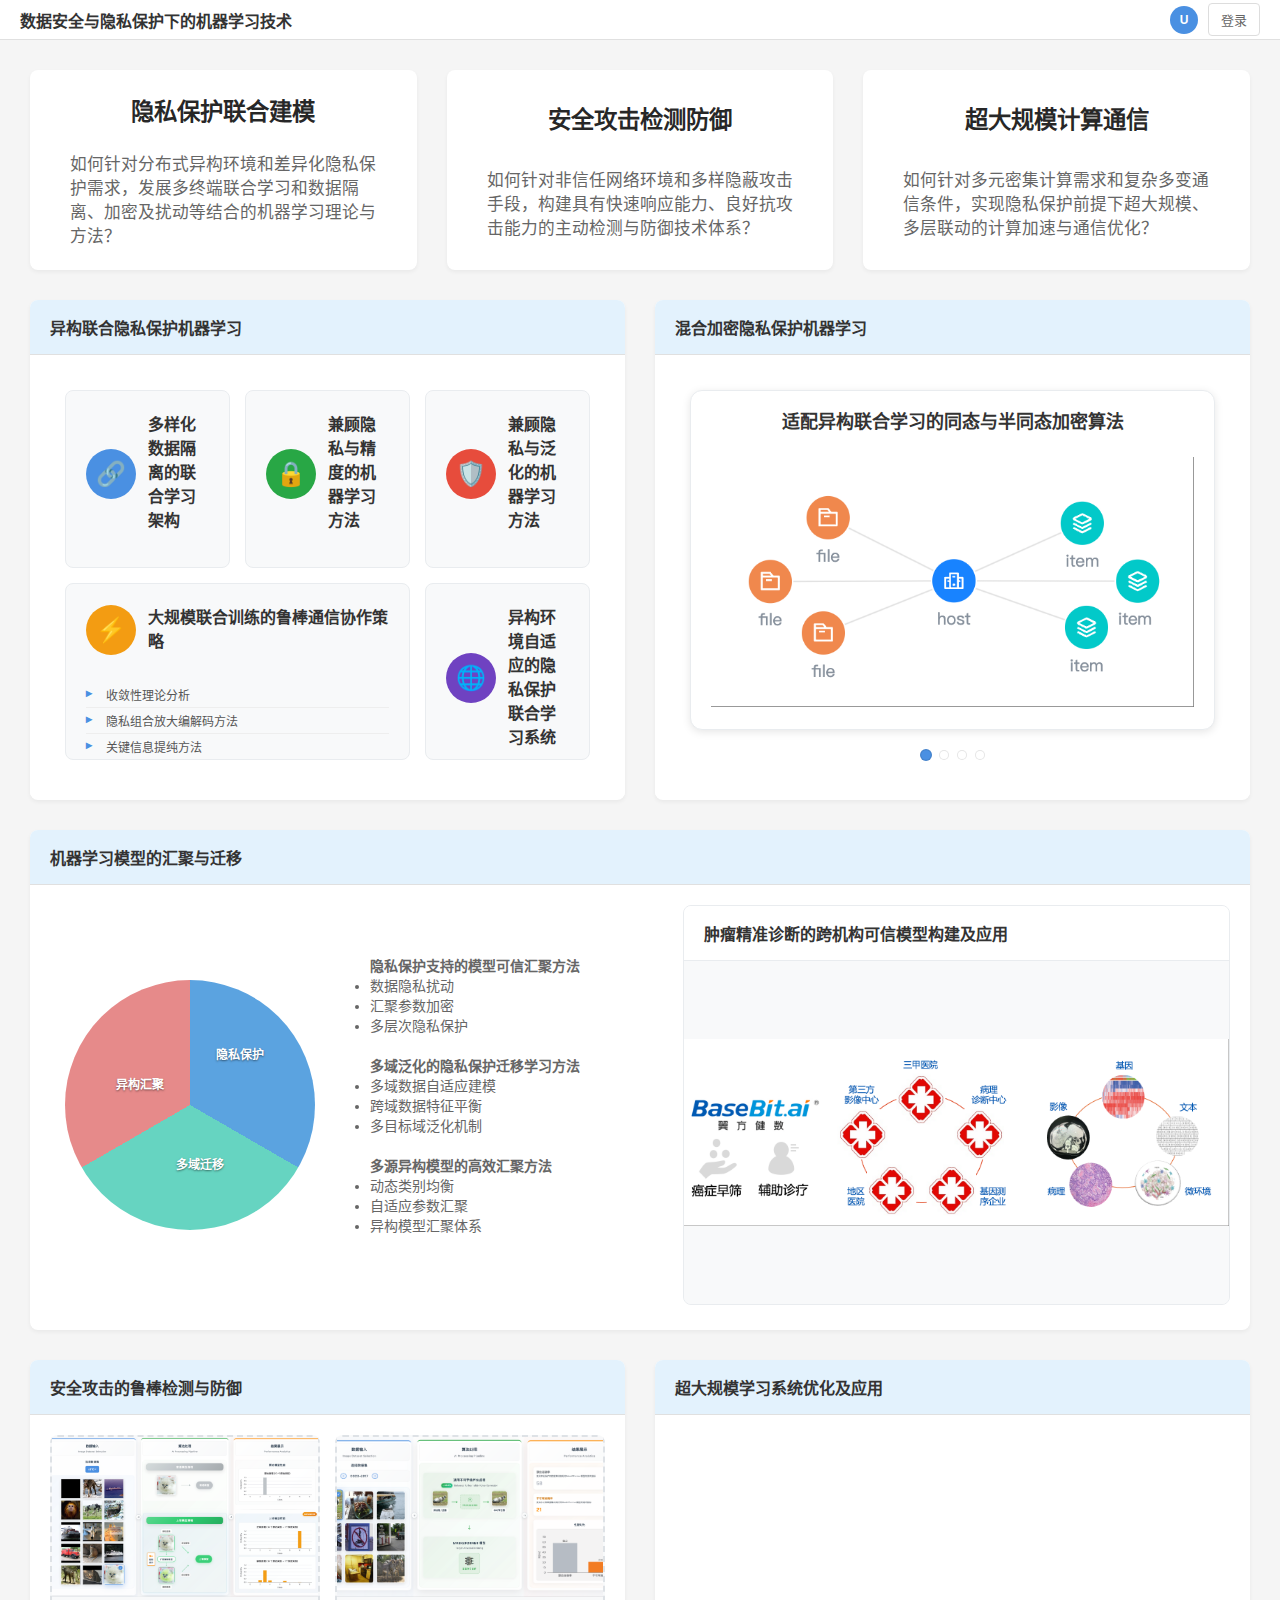
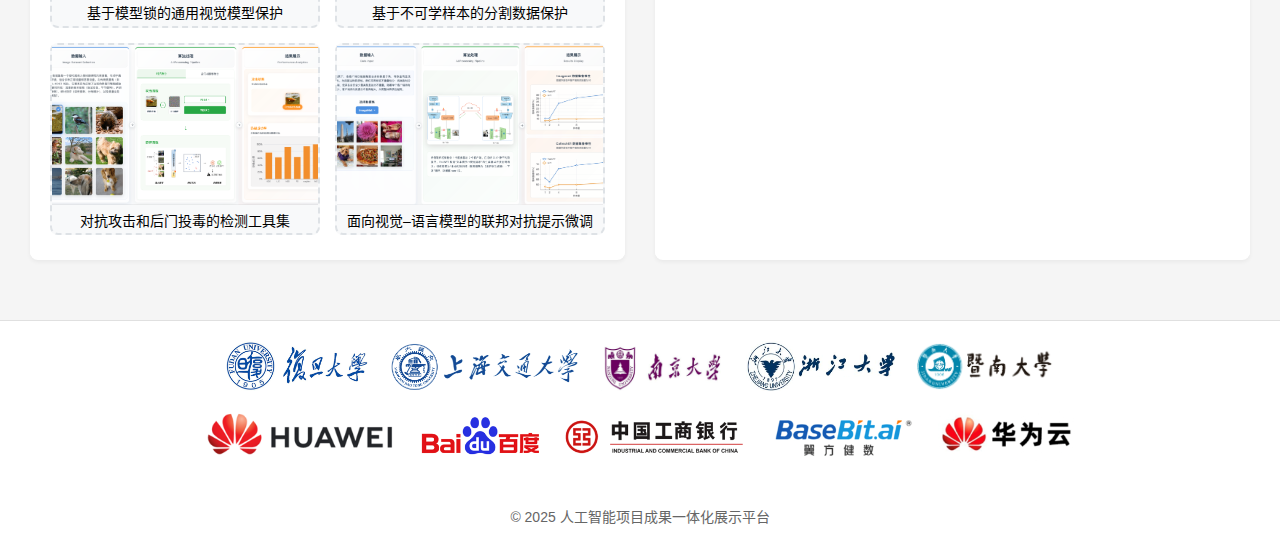
<file: index.html>
<!DOCTYPE html>
<html lang="zh-CN">
  <head>
    <meta charset="UTF-8" />
    <meta name="viewport" content="width=device-width, initial-scale=1.0" />
    <title>数据安全与隐私保护下的机器学习技术</title>
    <link rel="stylesheet" href="styles.css" />
  </head>
  <body>
    <!-- Header -->
    <header class="header">
      <div class="page-title">数据安全与隐私保护下的机器学习技术</div>
      <div class="user-section">
        <div class="user-avatar">U</div>
        <button class="login-btn" onclick="toggleDropdown()">登录</button>
        <div class="dropdown-menu" id="dropdownMenu">
          <div class="dropdown-item" onclick="logout()">退出登录</div>
        </div>
      </div>
    </header>

    <!-- Main Content -->
    <main class="main-content">
      <!-- Row 1: Three simple cards -->
      <div class="card-row">
        <div class="card">
          <div class="card-simple">
            <h3>隐私保护联合建模</h3>
            <small
              >如何针对分布式异构环境和差异化隐私保护需求，发展多终端联合学习和数据隔离、加密及扰动等结合的机器学习理论与方法？</small
            >
          </div>
        </div>
        <div class="card">
          <div class="card-simple">
            <h3>安全攻击检测防御</h3>
            <small
              >如何针对非信任网络环境和多样隐蔽攻击手段，构建具有快速响应能力、良好抗攻击能力的主动检测与防御技术体系？</small
            >
          </div>
        </div>
        <div class="card">
          <div class="card-simple">
            <h3>超大规模计算通信</h3>
            <small
              >如何针对多元密集计算需求和复杂多变通信条件，实现隐私保护前提下超大规模、多层联动的计算加速与通信优化？</small
            >
          </div>
        </div>
      </div>

      <!-- Row 2: Two cards with headers -->
      <div class="card-row">
        <div class="card card-with-header">
          <div class="card-header">
            <div class="card-title">异构联合隐私保护机器学习</div>
          </div>
          <div class="card-content">
            <div class="content-grid-container">
              <div class="content-card content-card-1" onclick="onContentCardClick('federated')">
                <div class="content-card-header">
                  <div class="content-card-icon" style="background-color: #4a90e2">
                    <span>🔗</span>
                  </div>
                  <div>
                    <div class="content-card-title">多样化数据隔离的联合学习架构</div>
                  </div>
                </div>
                <div class="content-card-body">
                  <ul class="content-card-features">
                    <li>混合式数据隔离方法</li>
                    <li>模型分块部署方法</li>
                    <li>分块训练优化方法</li>
                  </ul>
                  <div class="content-card-metrics">
                    <div class="metric-item">
                      <span class="metric-value">95%</span>
                      <div class="metric-label">准确率</div>
                    </div>
                    <div class="metric-item">
                      <span class="metric-value">8</span>
                      <div class="metric-label">参与节点</div>
                    </div>
                  </div>
                </div>
              </div>

              <div class="content-card content-card-2" onclick="onContentCardClick('privacy')">
                <div class="content-card-header">
                  <div class="content-card-icon" style="background-color: #28a745">
                    <span>🔒</span>
                  </div>
                  <div>
                    <div class="content-card-title">兼顾隐私与精度的机器学习方法</div>
                  </div>
                </div>
                <div class="content-card-body">
                  <ul class="content-card-features">
                    <li>动态隐私分配的梯度下降方法</li>
                    <li>总体-细节两流处理方法</li>
                    <li>面向隐私保护的对抗训练方法</li>
                  </ul>
                  <div class="content-card-metrics">
                    <div class="metric-item">
                      <span class="metric-value">0.1</span>
                      <div class="metric-label">隐私参数ε</div>
                    </div>
                    <div class="metric-item">
                      <span class="metric-value">99%</span>
                      <div class="metric-label">隐私保护</div>
                    </div>
                  </div>
                </div>
              </div>

              <div class="content-card content-card-3" onclick="onContentCardClick('encryption')">
                <div class="content-card-header">
                  <div class="content-card-icon" style="background-color: #e74c3c">
                    <span>🛡️</span>
                  </div>
                  <div>
                    <div class="content-card-title">兼顾隐私与泛化的机器学习方法</div>
                  </div>
                </div>
                <div class="content-card-body">
                  <ul class="content-card-features">
                    <li>源数据隔离的迁移学习方法</li>
                    <li>隐私回放的增量学习方法</li>
                    <li>多源数据同态加密的自监督学习方法</li>
                  </ul>
                  <div class="content-card-metrics">
                    <div class="metric-item">
                      <span class="metric-value">2048</span>
                      <div class="metric-label">密钥长度</div>
                    </div>
                    <div class="metric-item">
                      <span class="metric-value">128</span>
                      <div class="metric-label">安全等级</div>
                    </div>
                  </div>
                </div>
              </div>

              <div class="content-card content-card-4" onclick="onContentCardClick('optimization')">
                <div class="content-card-header">
                  <div class="content-card-icon" style="background-color: #f39c12">
                    <span>⚡</span>
                  </div>
                  <div>
                    <div class="content-card-title">大规模联合训练的鲁棒通信协作策略</div>
                  </div>
                </div>
                <div class="content-card-body">
                  <ul class="content-card-features">
                    <li>收敛性理论分析</li>
                    <li>隐私组合放大编解码方法</li>
                    <li>关键信息提纯方法</li>
                  </ul>
                  <div class="content-card-metrics">
                    <div class="metric-item">
                      <span class="metric-value">10x</span>
                      <div class="metric-label">训练加速</div>
                    </div>
                    <div class="metric-item">
                      <span class="metric-value">80%</span>
                      <div class="metric-label">通信减少</div>
                    </div>
                    <div class="metric-item">
                      <span class="metric-value">95%</span>
                      <div class="metric-label">模型精度</div>
                    </div>
                  </div>
                </div>
              </div>

              <div class="content-card content-card-5" onclick="onContentCardClick('platform')">
                <div class="content-card-header">
                  <div class="content-card-icon" style="background-color: #6f42c1">
                    <span>🌐</span>
                  </div>
                  <div>
                    <div class="content-card-title">异构环境自适应的隐私保护联合学习系统</div>
                  </div>
                </div>
                <div class="content-card-body">
                  <ul class="content-card-features">
                    <li>异构环境隐私风险评估</li>
                    <li>联合训练效率评估</li>
                    <li>推断精度评估</li>
                  </ul>
                  <div class="content-card-metrics">
                    <div class="metric-item">
                      <span class="metric-value">50+</span>
                      <div class="metric-label">部署节点</div>
                    </div>
                    <div class="metric-item">
                      <span class="metric-value">24/7</span>
                      <div class="metric-label">运行监控</div>
                    </div>
                  </div>
                </div>
              </div>
            </div>
          </div>
        </div>
        <div class="card card-with-header">
          <div class="card-header">
            <div class="card-title">混合加密隐私保护机器学习</div>
          </div>
          <div class="card-content">
            <div class="carousel-container">
              <div class="carousel-content">
                <div class="carousel-page active">
                  <div class="carousel-card">
                    <div class="carousel-card-title">适配异构联合学习的同态与半同态加密算法</div>
                    <div class="carousel-card-image-placeholder">
                      <img src="images/graph1.png" alt="Graph 1" />
                    </div>
                  </div>
                </div>

                <div class="carousel-page">
                  <div class="carousel-card">
                    <div class="carousel-card-title">面向异质融合数据的加密机器学习理论与技术</div>
                    <div class="carousel-card-image-placeholder">
                      <img src="images/graph2.png" alt="Graph 2" />
                    </div>
                  </div>
                </div>
                <div class="carousel-page">
                  <div class="carousel-card">
                    <div class="carousel-card-title">
                      应对海量噪声数据的高效同态加密与机器学习方法
                    </div>
                    <div class="carousel-card-image-placeholder">
                      <img src="images/graph3.png" alt="Graph 3" />
                    </div>
                  </div>
                </div>
                <div class="carousel-page">
                  <div class="carousel-card">
                    <div class="carousel-card-title">软硬件协同的高效异构同态加密库构建</div>
                    <div class="carousel-card-image-placeholder">
                      <img src="images/graph4.png" alt="Graph 4" />
                    </div>
                  </div>
                </div>
              </div>

              <div class="carousel-indicators">
                <div class="carousel-indicator active" onclick="goToPage(0)"></div>
                <div class="carousel-indicator" onclick="goToPage(1)"></div>
                <div class="carousel-indicator" onclick="goToPage(2)"></div>
                <div class="carousel-indicator" onclick="goToPage(3)"></div>
              </div>
            </div>
          </div>
        </div>
      </div>

      <!-- Row 3: Single full-width card -->
      <div class="card-row">
        <div class="card single-card">
          <div class="card-header">
            <div class="card-title">机器学习模型的汇聚与迁移</div>
          </div>
          <div class="card-content-split">
            <div class="pie-chart-container">
              <div class="pie-chart">
                <div
                  class="pie-segment pie-segment-1"
                  onclick="showPieContent('federated')"
                  title="联邦学习模型"
                >
                  <div class="pie-segment-text">隐私保护</div>
                </div>
                <div
                  class="pie-segment pie-segment-2"
                  onclick="showPieContent('transfer')"
                  title="迁移学习模型"
                >
                  <div class="pie-segment-text">多域迁移</div>
                </div>
                <div
                  class="pie-segment pie-segment-3"
                  onclick="showPieContent('ensemble')"
                  title="集成学习模型"
                >
                  <div class="pie-segment-text">异构汇聚</div>
                </div>
              </div>
            </div>
            <div class="content-area">
              <div id="federated-content" class="content-details">
                <h4>隐私保护支持的模型可信汇聚方法</h4>
                <ul>
                  <li>数据隐私扰动</li>
                  <li>汇聚参数加密</li>
                  <li>多层次隐私保护</li>
                </ul>
              </div>

              <div id="transfer-content" class="content-details">
                <h4>多域泛化的隐私保护迁移学习方法</h4>
                <ul>
                  <li>多域数据自适应建模</li>
                  <li>跨域数据特征平衡</li>
                  <li>多目标域泛化机制</li>
                </ul>
              </div>

              <div id="ensemble-content" class="content-details">
                <h4>多源异构模型的高效汇聚方法</h4>
                <ul>
                  <li>动态类别均衡</li>
                  <li>自适应参数汇聚</li>
                  <li>异构模型汇聚体系</li>
                </ul>
              </div>
            </div>
            <div class="static-content-area">
              <div class="static-content-header">
                <h3 class="static-content-title">肿瘤精准诊断的跨机构可信模型构建及应用</h3>
              </div>
              <div class="static-content-image">
                <img src="images/topic3.png" alt="Topic 3" />
              </div>
            </div>
          </div>
        </div>
      </div>

      <!-- Row 4: Two cards with headers -->
      <div class="card-row">
        <div class="card card-with-header">
          <div class="card-header">
            <div class="card-title">安全攻击的鲁棒检测与防御</div>
          </div>
          <div class="card-content">
            <div class="security-grid">
              <a href="topic4-1.html" class="security-placeholder" target="_self">
                <figure class="topic4-figure topic4-1"></figure>
                <span class="topic4-achivement-title">基于模型锁的通用视觉模型保护</span>
              </a>
              <a href="topic4-2.html" class="security-placeholder" target="_self">
                <figure class="topic4-figure topic4-2"></figure>
                <span class="topic4-achivement-title">基于不可学样本的分割数据保护</span>
              </a>
              <a href="topic4-3.html" class="security-placeholder" target="_self">
                <figure class="topic4-figure topic4-3"></figure>
                <span class="topic4-achivement-title">对抗攻击和后门投毒的检测工具集</span>
              </a>
              <a href="topic4-4.html" class="security-placeholder" target="_self">
                <figure class="topic4-figure topic4-4"></figure>
                <span class="topic4-achivement-title">面向视觉–语言模型的联邦对抗提示微调</span>
              </a>
            </div>
          </div>
        </div>
        <div class="card card-with-header">
          <div class="card-header">
            <div class="card-title">超大规模学习系统优化及应用</div>
          </div>
          <div class="card-content"></div>
        </div>
      </div>
    </main>

    <!-- Footer -->
    <footer class="footer">
      <div class="footer-logos">
        <img src="images/fudan-logo.png" alt="Fudan University" />
        <img src="images/shangjiao-logo.png" alt="Shanhai Jiaotong University" />
        <img src="images/nanda-logo.png" alt="Nanjing University" />
        <img src="images/zheda-logo.png" alt="Zhejiang University" />
        <img src="images/jinandaxue-logo.png" alt="Jinan University" />
        <img src="images/huawei-logo.png" alt="Huawei" />
        <img src="images/baidu-logo.png" alt="Baidu" />
        <img src="images/icbc-logo.png" alt="ICBC" />
        <img src="images/yifangjianshu-logo.png" alt="Yifang Jianshu" />
        <img src="images/huawei-cloud-logo.png" alt="Huawei Cloud" />
      </div>
      <div class="footer-text">© 2025 人工智能项目成果一体化展示平台</div>
    </footer>

    <script src="home.js"></script>
  </body>
</html>
</file>
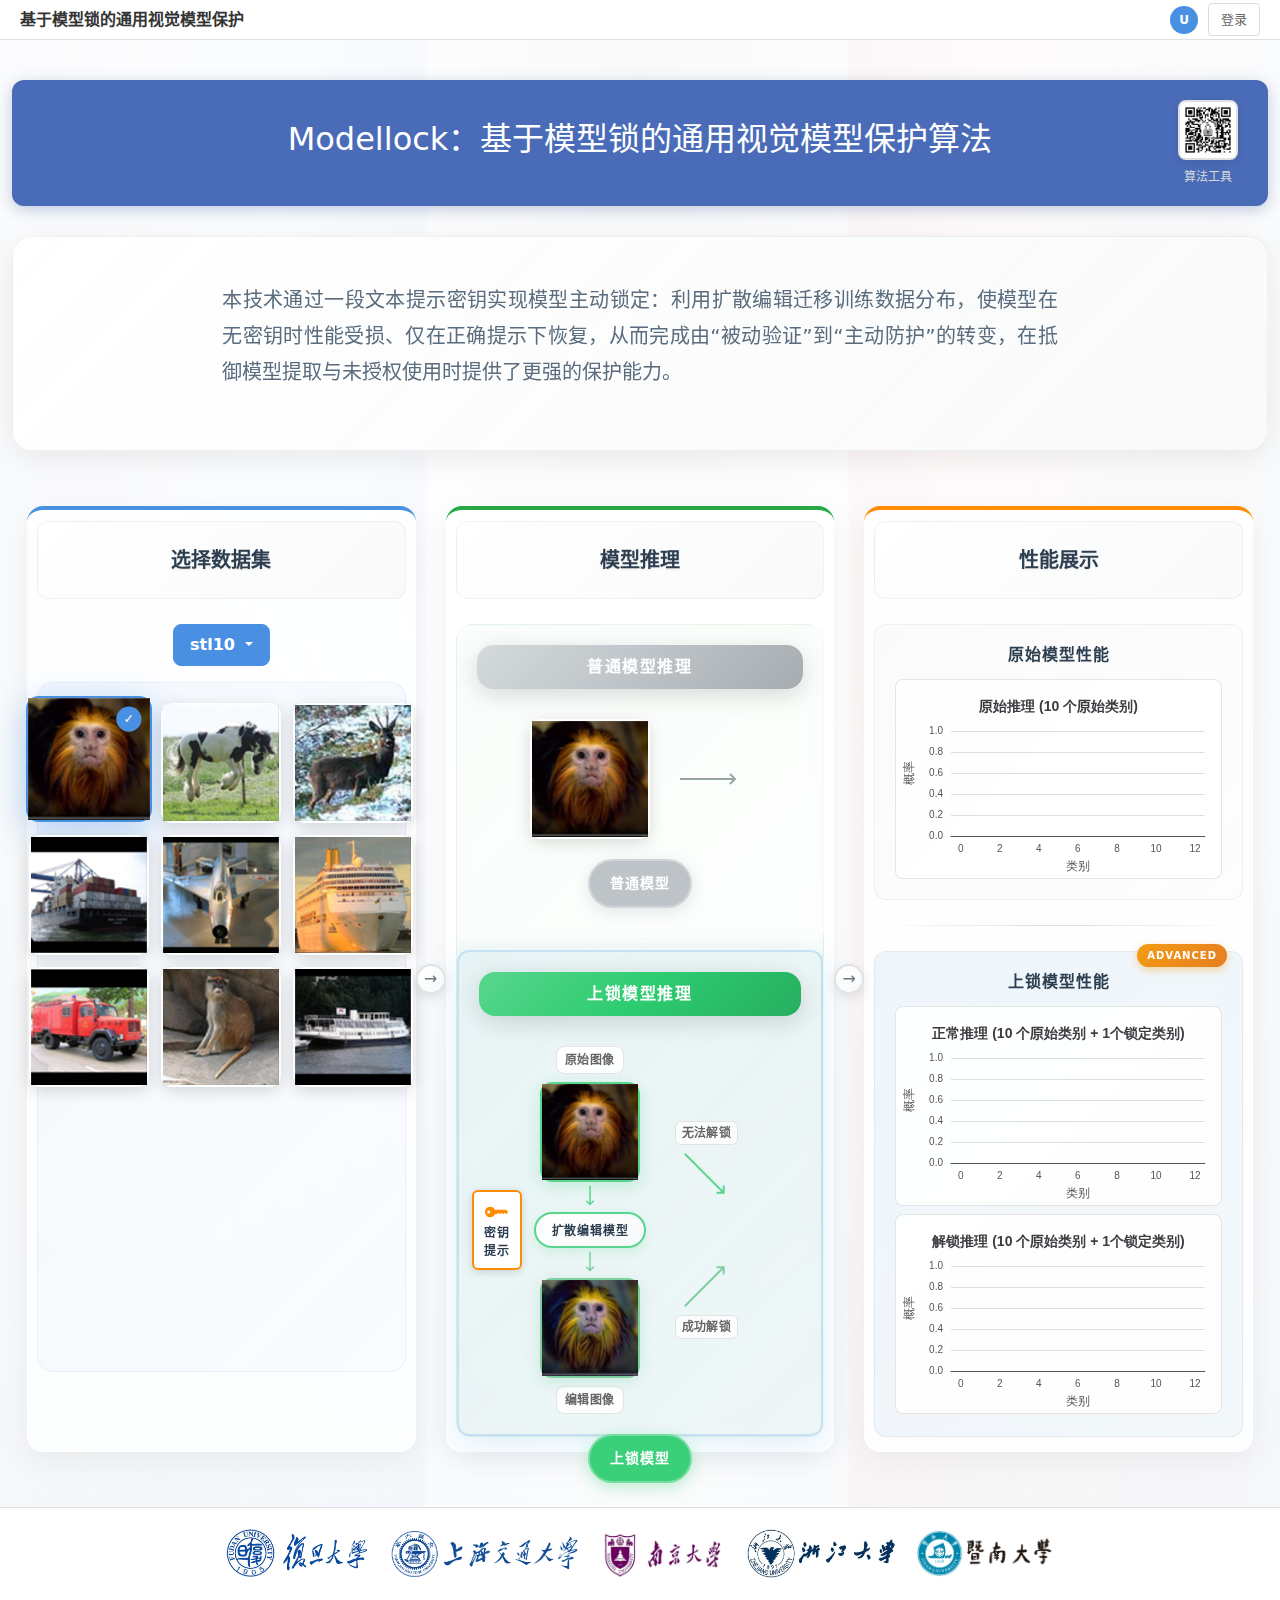
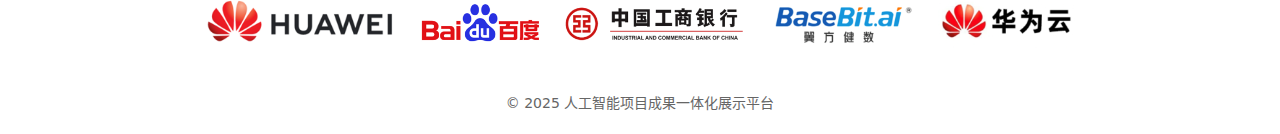
<file: topic4-1.html>
<!DOCTYPE html>
<html lang="zh-CN">
  <head>
    <meta charset="UTF-8" />
    <meta name="viewport" content="width=device-width, initial-scale=1.0" />
    <title>基于模型锁的通用视觉模型保护</title>
    <link
      href="https://cdn.jsdelivr.net/npm/bootstrap@5.3.0/dist/css/bootstrap.min.css"
      rel="stylesheet"
    />
    <link rel="stylesheet" href="topic4-1.css" />
  </head>
  <body>
    <!-- Header -->
    <header class="header">
      <div class="page-title">基于模型锁的通用视觉模型保护</div>
      <div class="user-section">
        <div class="user-avatar">U</div>
        <button class="login-btn" onclick="toggleDropdown()">登录</button>
        <div class="dropdown-menu" id="dropdownMenu">
          <div class="dropdown-item" onclick="logout()">退出登录</div>
        </div>
      </div>
    </header>

    <!-- Main Content -->
    <main class="main-content">
      <div class="container-fluid">
        <div class="intro-title d-flex justify-content-between align-items-center">
          <div class="d-flex gap-2" style="width: 15%"></div>
          <h2>Modellock：基于模型锁的通用视觉模型保护算法</h2>
          <div class="qr-logos-row" style="width: 15%">
            <div class="qr-code-section">
              <div class="qr-code-container link" onclick="openLink('https://arxiv.org/pdf/2405.16285')">
                <img src="images/topic4/achievement1/modellock_paper_qrcode.png" alt="UnSeg QR Code" />
              </div>
              <div class="qr-code-label">算法工具</div>
            </div>
          </div>
        </div>
        <!-- Introduction Section -->
        <div class="introduction-section d-flex justify-content-center">
          <div class="intro-text-container w-75">
            <p class="intro-description">
              本技术通过一段文本提示密钥实现模型主动锁定：利用扩散编辑迁移训练数据分布，使模型在无密钥时性能受损、仅在正确提示下恢复，从而完成由“被动验证”到“主动防护”的转变，在抵御模型提取与未授权使用时提供了更强的保护能力。
            </p>
          </div>
        </div>

        <div class="row main-columns">
          <div class="col-md-4 main-column">
            <!-- Left Column Content -->
            <div class="column-header">
              <div class="column-title">选择数据集</div>
            </div>
            <div class="dataset-selector mb-3">
              <div class="dropdown mt-2">
                <button
                  class="btn btn-primary dropdown-toggle"
                  type="button"
                  id="datasetDropdown"
                  data-bs-toggle="dropdown"
                  aria-expanded="false"
                >
                  stl10
                </button>
                <ul class="dropdown-menu" aria-labelledby="datasetDropdown">
                  <li>
                    <div class="dropdown-item" onclick="selectDataset('stl10')"> stl10 </div>
                  </li>
                  <li>
                    <div class="dropdown-item" onclick="selectDataset('cars')"> cars </div>
                  </li>
                </ul>
              </div>
            </div>
            <div class="image-grid">
              <div class="image-item" onclick="selectImage(0)">
                <img />
              </div>
              <div class="image-item" onclick="selectImage(1)">
                <img />
              </div>
              <div class="image-item" onclick="selectImage(2)">
                <img />
              </div>
              <div class="image-item" onclick="selectImage(3)">
                <img />
              </div>
              <div class="image-item" onclick="selectImage(4)">
                <img />
              </div>
              <div class="image-item" onclick="selectImage(5)">
                <img />
              </div>
              <div class="image-item" onclick="selectImage(6)">
                <img />
              </div>
              <div class="image-item" onclick="selectImage(7)">
                <img />
              </div>
              <div class="image-item" onclick="selectImage(8)">
                <img />
              </div>
            </div>
          </div>
          <div class="col-md-4 main-column d-flex flex-column">
            <!-- Middle Column Content -->
            <div class="column-header">
              <div class="column-title">模型推理</div>
            </div>
            <div class="pipeline-container">
              <div class="pipeline-section">
                <div id="normalTrainingLabel" class="pipeline-label w-100">
                  <span>普通模型推理</span>
                </div>
                <div class="pipeline-content">
                  <div class="pipeline-image">
                    <img id="normalTrainingImage" />
                  </div>
                  <div class="pipeline-arrow">
                    <svg width="80" height="40" viewBox="0 0 80 40">
                      <path
                        d="M 10 20 L 65 20 M 60 15 L 65 20 L 60 25"
                        stroke="#95a5a6"
                        stroke-width="2"
                        fill="none"
                      />
                    </svg>
                  </div>
                  <div class="pipeline-result">
                    <div class="result-box">普通模型</div>
                  </div>
                </div>
              </div>

              <div class="pipeline-section">
                <div id="lockTrainingLabel" class="pipeline-label w-100">
                  <span>上锁模型推理</span>
                </div>
                <div class="pipeline-content">
                  <div class="pipeline-images-dual">
                    <div class="pipeline-image-container">
                      <div class="input-label">原始图像</div>
                      <div class="pipeline-image small locked-input">
                        <img id="lockedTrainingImage1" />
                      </div>
                    </div>
                    <div class="pipeline-connection">
                      <div class="connection-arrow down">
                        <svg width="30" height="30" viewBox="0 0 30 40">
                          <path
                            d="M 15 5 L 15 30 M 10 25 L 15 30 L 20 25"
                            stroke="#58d68d"
                            stroke-width="2"
                            fill="none"
                          />
                        </svg>
                      </div>
                      <div class="connection-text position-relative">
                        <div class="image-overlay p-2">
                          <!-- Content can be added here later -->
                          <svg
                            xmlns="http://www.w3.org/2000/svg"
                            width="32"
                            height="32"
                            fill="currentColor"
                            class="bi bi-key-fill"
                            viewBox="0 0 16 16"
                            style="color: #ff8c00"
                          >
                            <path
                              d="M3.5 11.5a3.5 3.5 0 1 1 3.163-5H14L15.5 8 14 9.5l-1-1-1 1-1-1-1 1-1-1-1 1H6.663a3.5 3.5 0 0 1-3.163 2M2.5 9a1 1 0 1 0 0-2 1 1 0 0 0 0 2"
                            />
                          </svg>
                          <span class="text-center" style="font-size: 12px">密钥提示</span>
                        </div>
                        <span>扩散编辑模型</span>
                      </div>
                      <div class="connection-arrow down">
                        <svg width="30" height="30" viewBox="0 0 30 40">
                          <path
                            d="M 15 5 L 15 30 M 10 25 L 15 30 L 20 25"
                            stroke="#7dcea0"
                            stroke-width="2"
                            fill="none"
                          />
                        </svg>
                      </div>
                    </div>
                    <div class="pipeline-image-container">
                      <div class="pipeline-image small unlocked-input">
                        <img id="lockedTrainingImage2" />
                      </div>
                      <div class="input-label">编辑图像</div>
                    </div>
                  </div>
                  <div class="pipeline-arrows-dual">
                    <div class="pipeline-arrow locked-arrow">
                      <div class="arrow-label">无法解锁</div>
                      <svg
                        width="80"
                        height="40"
                        viewBox="0 0 80 40"
                        style="transform: rotate(45deg)"
                      >
                        <path
                          d="M 10 20 L 65 20 M 60 15 L 65 20 L 60 25"
                          stroke="#58d68d"
                          stroke-width="2"
                          fill="none"
                        />
                      </svg>
                    </div>
                    <div class="pipeline-arrow unlocked-arrow">
                      <svg
                        width="80"
                        height="40"
                        viewBox="0 0 80 40"
                        style="transform: rotate(-45deg)"
                      >
                        <path
                          d="M 10 20 L 65 20 M 60 15 L 65 20 L 60 25"
                          stroke="#7dcea0"
                          stroke-width="2"
                          fill="none"
                        />
                      </svg>
                      <div class="arrow-label">成功解锁</div>
                    </div>
                  </div>
                  <div class="pipeline-result">
                    <div class="result-box locked">上锁模型</div>
                  </div>
                </div>
              </div>
            </div>
          </div>
          <div class="col-md-4 main-column">
            <!-- Right Column Content -->
            <div class="column-header">
              <div class="column-title">性能展示</div>
            </div>

            <div class="charts-container">
              <!-- Chart aligned with normal training -->
              <div class="chart-section normal-training-chart">
                <div class="chart-header">
                  <h6 class="chart-title">原始模型性能</h6>
                </div>
                <div>
                  <div class="chart-container" id="normalChart"></div>
                </div>
              </div>

              <div class="chart-divider"></div>

              <!-- Charts aligned with locked training -->
              <div class="chart-section locked-training-charts">
                <div class="chart-header">
                  <h6 class="chart-title">上锁模型性能</h6>
                </div>

                <div class="stacked-charts">
                  <div>
                    <div class="chart-container small" id="lockedChart1"></div>
                  </div>
                  <div>
                    <div class="chart-container small" id="lockedChart2"></div>
                  </div>
                </div>
              </div>
            </div>
          </div>
        </div>
      </div>
    </main>

    <!-- Footer -->
    <footer class="footer">
      <div class="footer-logos">
        <img src="images/fudan-logo.png" alt="Fudan University" />
        <img src="images/shangjiao-logo.png" alt="Shanhai Jiaotong University" />
        <img src="images/nanda-logo.png" alt="Nanjing University" />
        <img src="images/zheda-logo.png" alt="Zhejiang University" />
        <img src="images/jinandaxue-logo.png" alt="Jinan University" />
        <img src="images/huawei-logo.png" alt="Huawei" />
        <img src="images/baidu-logo.png" alt="Baidu" />
        <img src="images/icbc-logo.png" alt="ICBC" />
        <img src="images/yifangjianshu-logo.png" alt="Yifang Jianshu" />
        <img src="images/huawei-cloud-logo.png" alt="Huawei Cloud" />
      </div>
      <div class="footer-text">© 2025 人工智能项目成果一体化展示平台</div>
    </footer>

    <script src="https://cdn.jsdelivr.net/npm/bootstrap@5.3.0/dist/js/bootstrap.bundle.min.js"></script>
    <script src="scripts/echarts.min.js"></script>
    <script src="topic4-1.js"></script>
  </body>
</html>
</file>
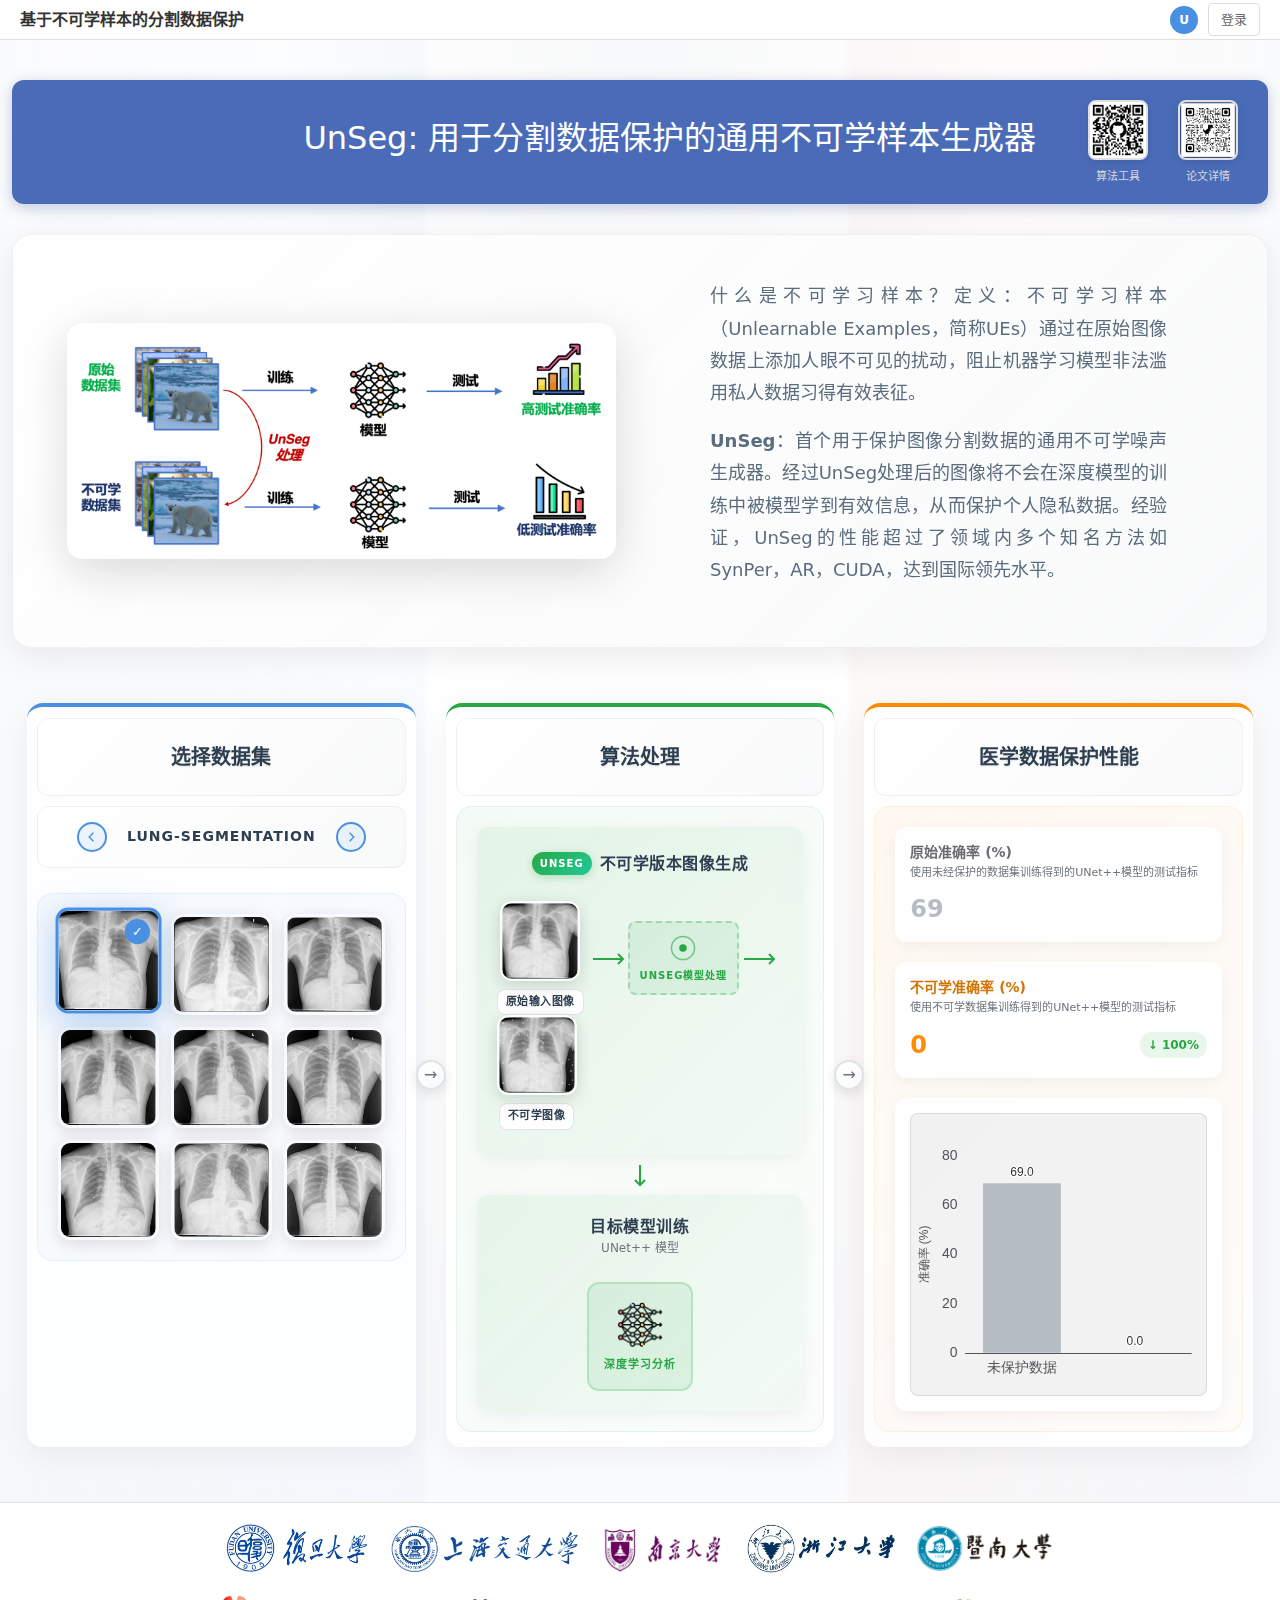
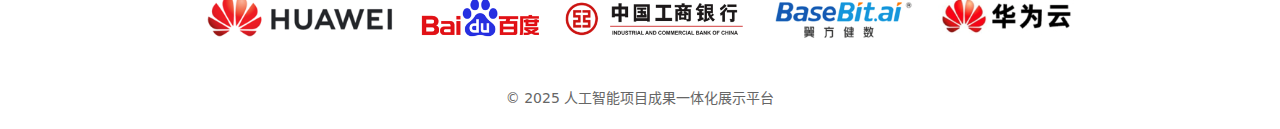
<file: topic4-2.html>
<!DOCTYPE html>
<html lang="zh-CN">
  <head>
    <meta charset="UTF-8" />
    <meta name="viewport" content="width=device-width, initial-scale=1.0" />
    <title>基于不可学样本的分割数据保护</title>
    <link
      href="https://cdn.jsdelivr.net/npm/bootstrap@5.3.0/dist/css/bootstrap.min.css"
      rel="stylesheet"
    />
    <link rel="stylesheet" href="topic4-2.css" />
    <link
      rel="stylesheet"
      href="https://cdn.jsdelivr.net/npm/bootstrap-icons@1.13.1/font/bootstrap-icons.min.css"
    />
  </head>
  <body>
    <!-- Header -->
    <header class="header">
      <div class="page-title">基于不可学样本的分割数据保护</div>
      <div class="user-section">
        <div class="user-avatar">U</div>
        <button class="login-btn" onclick="toggleDropdown()">登录</button>
        <div class="dropdown-menu" id="dropdownMenu">
          <div class="dropdown-item" onclick="logout()">退出登录</div>
        </div>
      </div>
    </header>

    <!-- Main Content -->
    <main class="main-content">
      <div class="container-fluid">
        <div class="intro-title d-flex justify-content-between align-items-center">
          <div class="d-flex flex-wrap gap-2" style="width: 20%">
            <!-- <div class="qr-code-container logo">
              <img src="images/topic4/achievement2/collaborator1.svg" alt="UnSeg QR Code" />
            </div>
            <div class="qr-code-container logo">
              <img src="images/topic4/achievement2/collaborator2.png" alt="UnSeg QR Code" />
            </div>
            <div class="qr-code-container logo">
              <img src="images/topic4/achievement2/collaborator3.png" alt="UnSeg QR Code" />
            </div>
            <div class="qr-code-container logo" style="width: 50%;">
              <img src="images/topic4/achievement2/conference.svg" alt="UnSeg QR Code" />
            </div> -->
          </div>
          <h2>UnSeg: 用于分割数据保护的通用不可学样本生成器</h2>
          <div class="qr-logos-row" style="width: 15%">
            <div class="qr-code-section">
              <div
                class="qr-code-container link"
                onclick="openLink('https://github.com/sunye23/UnSeg')"
              >
                <img src="images/topic4/achievement2/github-qr-code.png" alt="UnSeg QR Code" />
              </div>
              <div class="qr-code-label">算法工具</div>
            </div>
            <div class="qr-code-section">
              <div
                class="qr-code-container link"
                onclick="openLink('https://arxiv.org/abs/2410.09909')"
              >
                <img src="images/topic4/achievement2/qr-code.png" alt="UnSeg QR Code" />
              </div>
              <div class="qr-code-label">论文详情</div>
            </div>
          </div>
        </div>
        <!-- Introduction Section -->
        <div class="introduction-section d-flex">
          <div class="intro-image-container w-50 p-4 d-flex flex-column justify-content-center">
            <img
              src="images/topic4/achievement2/unseg-overview2.png"
              alt="UnSeg Framework Overview"
              class="intro-image"
            />
          </div>

          <div class="intro-text-container w-50">
            <p class="intro-description">
              什么是不可学习样本？定义：不可学习样本（Unlearnable
              Examples，简称UEs）通过在原始图像数据上添加人眼不可见的扰动，阻止机器学习模型非法滥用私人数据习得有效表征。
            </p>
            <p class="intro-description">
              <span class="fw-bold">UnSeg</span
              >：首个用于保护图像分割数据的通用不可学噪声生成器。经过UnSeg处理后的图像将不会在深度模型的训练中被模型学到有效信息，从而保护个人隐私数据。经验证，UnSeg的性能超过了领域内多个知名方法如SynPer，AR，CUDA，达到国际领先水平。
            </p>
          </div>
        </div>

        <div class="row main-columns">
          <div class="col-md-4 main-column">
            <!-- Left Column Content -->
            <div class="column-header">
              <div class="column-title">选择数据集</div>
            </div>

            <!-- Dataset Selector with Arrow Navigation -->
            <div class="dataset-selector">
              <div class="dataset-navigation">
                <button
                  class="nav-arrow left-arrow"
                  id="prevDataset"
                  onclick="changeDataset('prev')"
                >
                  <svg width="20" height="20" viewBox="0 0 20 20">
                    <path
                      d="M12 4 L6 10 L12 16"
                      stroke="currentColor"
                      stroke-width="2"
                      fill="none"
                    />
                  </svg>
                </button>
                <div class="dataset-display" id="currentDataset">cars</div>
                <button
                  class="nav-arrow right-arrow"
                  id="nextDataset"
                  onclick="changeDataset('next')"
                >
                  <svg width="20" height="20" viewBox="0 0 20 20">
                    <path
                      d="M8 4 L14 10 L8 16"
                      stroke="currentColor"
                      stroke-width="2"
                      fill="none"
                    />
                  </svg>
                </button>
              </div>
            </div>

            <!-- 3x3 Image Grid -->
            <div class="image-grid-3x3" id="imageGrid">
              <!-- Images will be populated by JavaScript -->
            </div>
          </div>

          <div class="col-md-4 main-column d-flex flex-column justify-content-between">
            <!-- Middle Column Content -->
            <div class="column-header">
              <div class="column-title">算法处理</div>
            </div>

            <!-- Compact Pipeline Visualization -->
            <div class="pipeline-container">
              <!-- Input to Processing Stage (Combined) -->
              <div class="pipeline-stage input-processing-stage">
                <div class="stage-header">
                  <div class="stage-subtitle">
                    <span class="stage-tag">UnSeg</span>
                    <div class="stage-title">不可学版本图像生成</div>
                  </div>
                </div>
                <div class="stage-content">
                  <div class="pipeline-flow">
                    <div class="input-section">
                      <div class="pipeline-image" id="pipelineInputImage">
                        <img src="" alt="Input Image" />
                      </div>
                      <div class="input-label">原始输入图像</div>
                    </div>

                    <div class="processing-section">
                      <div class="horizontal-arrow">
                        <svg width="40" height="20" viewBox="0 0 40 20">
                          <path
                            d="M 5 10 L 35 10 M 30 5 L 35 10 L 30 15"
                            stroke="#28a745"
                            stroke-width="2"
                            fill="none"
                          />
                        </svg>
                      </div>
                      <div class="processing-animation">
                        <div class="processing-icon">
                          <svg width="30" height="30" viewBox="0 0 30 30">
                            <circle cx="15" cy="15" r="2" fill="#28a745">
                              <animate
                                attributeName="r"
                                values="2;4;2"
                                dur="1.5s"
                                repeatCount="indefinite"
                              />
                            </circle>
                            <circle
                              cx="15"
                              cy="15"
                              r="8"
                              fill="none"
                              stroke="#28a745"
                              stroke-width="1.5"
                              opacity="0.6"
                            >
                              <animate
                                attributeName="r"
                                values="8;12;8"
                                dur="1.5s"
                                repeatCount="indefinite"
                              />
                            </circle>
                          </svg>
                        </div>
                        <div class="processing-text">UnSeg模型处理</div>
                      </div>
                      <div class="horizontal-arrow">
                        <svg width="40" height="20" viewBox="0 0 40 20">
                          <path
                            d="M 5 10 L 35 10 M 30 5 L 35 10 L 30 15"
                            stroke="#28a745"
                            stroke-width="2"
                            fill="none"
                          />
                        </svg>
                      </div>
                    </div>

                    <div class="output-section">
                      <div class="pipeline-image processed-image" id="pipelineIntermediateImage">
                        <img src="" alt="Processed Image" />
                        <div class="noise-overlay"></div>
                      </div>
                      <div class="output-label">不可学图像</div>
                    </div>
                  </div>
                </div>
              </div>

              <!-- Vertical Arrow -->
              <div class="pipeline-arrow-container">
                <div class="pipeline-arrow">
                  <svg width="60" height="30" viewBox="0 0 60 30">
                    <path
                      d="M 30 5 L 30 25 M 25 20 L 30 25 L 35 20"
                      stroke="#28a745"
                      stroke-width="2"
                      fill="none"
                    />
                  </svg>
                </div>
              </div>

              <!-- AI Model Stage -->
              <div class="pipeline-stage model-stage">
                <div class="stage-header">
                  <div class="stage-title">目标模型训练</div>
                  <div class="stage-subtitle" id="modelTitle">COCO-2017 AI模型</div>
                </div>
                <div class="stage-content">
                  <div class="model-container">
                    <div class="model-icon">
                      <img
                        src="images/topic4/achievement2/training-model.png"
                        alt="AI Model Icon"
                      />
                    </div>
                    <div class="model-text">深度学习分析</div>
                  </div>
                </div>
              </div>
            </div>
          </div>

          <div class="col-md-4 main-column d-flex flex-column justify-content-between">
            <!-- Right Column Content -->
            <div class="column-header">
              <div class="column-title" id="performance-column-title">医学数据保护性能</div>
            </div>

            <!-- Performance Metrics -->
            <div class="results-container">
              <!-- Attack Success Rate -->
              <div class="metric-card clean">
                <div class="metric-header">
                  <div class="metric-title clean">原始准确率 (%)</div>
                  <div class="metric-subtitle">
                    使用未经保护的数据集训练得到的<span id="metric-subtitle-dataset-clean">UNet++</span>模型的测试指标
                  </div>
                </div>
                <div class="metric-content">
                  <div class="metric-value clean" id="attackRate">85.3%</div>
                </div>
              </div>

              <!-- Defense Effectiveness -->
              <div class="metric-card">
                <div class="metric-header">
                  <div class="metric-title unlearnable">不可学准确率 (%)</div>
                  <div class="metric-subtitle">
                    使用不可学数据集训练得到的<span id="metric-subtitle-dataset-unlearnable">UNet++</span>模型的测试指标
                  </div>
                </div>
                <div class="metric-content">
                  <div class="metric-value" id="defenseRate">92.7%</div>
                  <div class="metric-trend positive" id="improvementRatio"></div>
                </div>
              </div>

              <!-- Model Robustness Chart -->
              <div class="chart-section">
                <div class="chart-container">
                  <div id="chart" class="chart-placeholder"></div>
                </div>
              </div>
            </div>
          </div>
        </div>
      </div>
    </main>

    <!-- Footer -->
    <footer class="footer">
      <div class="footer-logos">
        <img src="images/fudan-logo.png" alt="Fudan University" />
        <img src="images/shangjiao-logo.png" alt="Shanhai Jiaotong University" />
        <img src="images/nanda-logo.png" alt="Nanjing University" />
        <img src="images/zheda-logo.png" alt="Zhejiang University" />
        <img src="images/jinandaxue-logo.png" alt="Jinan University" />
        <img src="images/huawei-logo.png" alt="Huawei" />
        <img src="images/baidu-logo.png" alt="Baidu" />
        <img src="images/icbc-logo.png" alt="ICBC" />
        <img src="images/yifangjianshu-logo.png" alt="Yifang Jianshu" />
        <img src="images/huawei-cloud-logo.png" alt="Huawei Cloud" />
      </div>
      <div class="footer-text">© 2025 人工智能项目成果一体化展示平台</div>
    </footer>

    <script src="https://cdn.jsdelivr.net/npm/bootstrap@5.3.0/dist/js/bootstrap.bundle.min.js"></script>
    <script src="scripts/echarts.min.js"></script>
    <script src="topic4-2.js"></script>
  </body>
</html>
</file>
<file: styles.css>
* {
  margin: 0;
  padding: 0;
  box-sizing: border-box;
}

body {
  font-family: -apple-system, BlinkMacSystemFont, "Segoe UI", Roboto, "Helvetica Neue", Arial,
    sans-serif;
  background-color: #f5f5f5;
  min-height: 100vh;
  display: flex;
  flex-direction: column;
}

/* Header */
.header {
  height: 40px;
  background-color: white;
  border-bottom: 1px solid #e0e0e0;
  display: flex;
  justify-content: space-between;
  align-items: center;
  padding: 0 20px;
  position: sticky;
  top: 0;
  z-index: 100;
}

.page-title {
  font-size: 16px;
  font-weight: 600;
  color: #333;
}

.user-section {
  display: flex;
  align-items: center;
  gap: 10px;
  position: relative;
}

.user-avatar {
  width: 28px;
  height: 28px;
  border-radius: 50%;
  background-color: #4a90e2;
  display: flex;
  align-items: center;
  justify-content: center;
  color: white;
  font-size: 12px;
  font-weight: bold;
}

.login-btn {
  background: none;
  border: 1px solid #ddd;
  padding: 6px 12px;
  border-radius: 4px;
  cursor: pointer;
  font-size: 13px;
  color: #666;
  transition: all 0.2s;
}

.login-btn:hover {
  background-color: #f8f9fa;
  border-color: #999;
}

.dropdown-menu {
  position: absolute;
  top: 100%;
  right: 0;
  background: white;
  border: 1px solid #ddd;
  border-radius: 4px;
  box-shadow: 0 2px 8px rgba(0, 0, 0, 0.1);
  padding: 8px 0;
  min-width: 100px;
  display: none;
  z-index: 200;
}

.dropdown-menu.show {
  display: block;
}

.dropdown-item {
  padding: 8px 16px;
  cursor: pointer;
  font-size: 13px;
  color: #666;
  transition: background-color 0.2s;
}

.dropdown-item:hover {
  background-color: #f8f9fa;
}

/* Main Content */
.main-content {
  flex: 1;
  padding: 30px;
}

.card-row {
  display: flex;
  gap: 30px;
  margin-bottom: 30px;
}

.card {
  flex: 1;
  background-color: white;
  border-radius: 8px;
  box-shadow: 0 2px 4px rgba(0, 0, 0, 0.05);
  overflow: hidden;
}

.card-simple {
  height: 200px;
  display: flex;
  flex-direction: column;
  justify-content: space-evenly;
  align-items: center;
  color: #666;
  font-size: 20px;
  font-weight: 500;
  padding-left: 40px;
  padding-right: 40px;
}

.card-simple h3 {
  color: #000000d9;
}

.card-with-header {
  height: 500px;
}

.card-header {
  background-color: #e3f2fd;
  padding: 15px 20px;
  border-bottom: 1px solid #e0e0e0;
}

.card-title {
  font-size: 16px;
  font-weight: 600;
  color: #333;
}

.card-content {
  background-color: white;
  padding: 20px;
  height: calc(100% - 60px);
  display: flex;
  align-items: center;
  justify-content: center;
  color: #666;
  font-size: 14px;
}

.single-card {
  height: 500px;
  width: 100%;
}

/* Footer */
.footer {
  background-color: white;
  border-top: 1px solid #e0e0e0;
  padding: 20px 30px;
  display: flex;
  flex-direction: column;
  align-items: center;
  justify-content: center;
  gap: 15px;
}

.footer-logos {
  display: flex;
  flex-wrap: wrap;
  justify-content: center;
  align-items: center;
  gap: 20px;
  max-width: 1000px;
  margin: 0 auto;
  margin-bottom: 30px;
}

.footer-logos img {
  max-height: 50px;
  width: auto;
  object-fit: contain;
}

.footer-text {
  color: #666;
  font-size: 14px;
  text-align: center;
}

/* Content Grid Styles */
.content-grid-container {
  width: 100%;
  height: 100%;
  display: grid;
  grid-template-areas:
    "card1 card2 card3"
    "card4 card4 card5";
  grid-template-columns: 1fr 1fr 1fr;
  grid-template-rows: 1fr 1fr;
  gap: 15px;
  padding: 15px;
}

.content-card {
  background-color: #f8f9fa;
  border-radius: 8px;
  border: 1px solid #e9ecef;
  padding: 20px;
  display: flex;
  flex-direction: column;
  gap: 15px;
  transition: all 0.3s;
  cursor: pointer;
  overflow: hidden;
}

.content-card:hover {
  background-color: #e9ecef;
  transform: translateY(-3px);
  box-shadow: 0 6px 20px rgba(0, 0, 0, 0.15);
}

.content-card-1 {
  grid-area: card1;
}
.content-card-2 {
  grid-area: card2;
}
.content-card-3 {
  grid-area: card3;
}
.content-card-4 {
  grid-area: card4;
}
.content-card-5 {
  grid-area: card5;
}

.content-card-header {
  display: flex;
  align-items: center;
  gap: 12px;
  margin-bottom: 10px;
}

.content-card-icon {
  width: 50px;
  height: 50px;
  border-radius: 50%;
  display: flex;
  align-items: center;
  justify-content: center;
  color: white;
  font-size: 24px;
  font-weight: bold;
  flex-shrink: 0;
}

.content-card-title {
  font-size: 16px;
  font-weight: 600;
  color: #333;
  margin-bottom: 5px;
}

.content-card-subtitle {
  font-size: 12px;
  color: #666;
  font-style: italic;
}

.content-card-body {
  flex: 1;
  display: flex;
  flex-direction: column;
  gap: 12px;
}

.content-card-desc {
  font-size: 13px;
  color: #666;
  line-height: 1.4;
}

.content-card-features {
  list-style: none;
  padding: 0;
  margin: 0;
}

.content-card-features li {
  font-size: 12px;
  color: #555;
  padding: 4px 0;
  border-bottom: 1px solid #eee;
  position: relative;
  padding-left: 20px;
}

.content-card-features li:before {
  content: "▸";
  position: absolute;
  left: 0;
  color: #4a90e2;
  font-weight: bold;
}

.content-card-features li:last-child {
  border-bottom: none;
}

.content-card-metrics {
  display: flex;
  justify-content: space-between;
  gap: 10px;
  margin-top: 10px;
}

.metric-item {
  text-align: center;
  flex: 1;
}

.metric-value {
  font-size: 18px;
  font-weight: bold;
  color: #333;
  display: block;
}

.metric-label {
  font-size: 10px;
  color: #666;
  margin-top: 2px;
}

/* Carousel Styles */
.carousel-container {
  width: 100%;
  height: 100%;
  position: relative;
  overflow: hidden;
  display: flex;
  flex-direction: column;
}

.carousel-content {
  flex: 1;
  position: relative;
  overflow: hidden;
}

.carousel-indicators {
  position: absolute;
  bottom: 15px;
  left: 50%;
  transform: translateX(-50%);
  display: flex;
  gap: 8px;
  align-items: center;
  z-index: 10;
}

.carousel-indicator {
  width: 10px;
  height: 10px;
  border-radius: 50%;
  background-color: rgba(255, 255, 255, 0.5);
  cursor: pointer;
  transition: all 0.2s;
  border: 1px solid rgba(0, 0, 0, 0.1);
}

.carousel-indicator.active {
  background-color: #4a90e2;
  transform: scale(1.2);
}

.carousel-page {
  position: absolute;
  top: 0;
  left: 0;
  width: 100%;
  height: 100%;
  padding: 15px;
  padding-bottom: 45px;
  opacity: 0;
  transform: translateX(100%);
  transition: all 0.3s ease-in-out;
  display: flex;
  flex-direction: column;
}

.carousel-page.active {
  opacity: 1;
  transform: translateX(0);
}

.carousel-page.prev {
  transform: translateX(-100%);
}

.carousel-card {
  background: white;
  border-radius: 12px;
  padding: 20px;
  color: #333;
  height: 100%;
  display: flex;
  flex-direction: column;
  border: 1px solid #e9ecef;
  box-shadow: 0 2px 8px rgba(0, 0, 0, 0.1);
  overflow: hidden;
}

.carousel-card-title {
  font-size: 18px;
  font-weight: 700;
  margin-bottom: 20px;
  line-height: 1.3;
  color: #333;
  flex-shrink: 0;
  text-align: center;
}

.carousel-card-image-placeholder {
  flex: 1;
  border-radius: 8px;
  display: flex;
  align-items: center;
  justify-content: center;
  color: #6c757d;
  font-size: 14px;
  min-height: 200px;
}

.carousel-card-image-placeholder img {
  max-height: 250px;
  width: auto;
  object-fit: contain;
}

/* Pie Chart Styles */
.card-content-split {
  display: flex;
  height: calc(100% - 60px);
  gap: 20px;
  padding: 20px;
}

.pie-chart-container {
  flex: 0 0 280px;
  display: flex;
  align-items: center;
  justify-content: center;
}

.pie-chart {
  width: 250px;
  height: 250px;
  border-radius: 50%;
  position: relative;
  background: conic-gradient(#5ba3e0 0deg 120deg, #66d4c1 120deg 240deg, #e68a8a 240deg 360deg);
  transition: transform 0.3s ease;
}

.pie-chart:hover {
  transform: scale(1.05);
}

.pie-segment {
  position: absolute;
  width: 100%;
  height: 100%;
  border-radius: 50%;
  cursor: pointer;
  transition: all 0.3s ease;
  display: flex;
  align-items: center;
  justify-content: center;
}

.pie-segment:hover {
  filter: brightness(1.1);
  transform: scale(1.02);
}

.pie-segment-1 {
  clip-path: polygon(50% 50%, 50% 0%, 100% 0%, 86.6% 50%);
  z-index: 3;
}

.pie-segment-2 {
  clip-path: polygon(50% 50%, 86.6% 50%, 86.6% 100%, 13.4% 100%);
  z-index: 2;
}

.pie-segment-3 {
  clip-path: polygon(50% 50%, 13.4% 100%, 0% 0%, 50% 0%);
  z-index: 1;
}

.pie-segment-text {
  color: white;
  font-size: 12px;
  font-weight: bold;
  text-align: center;
  text-shadow: 0 1px 2px rgba(0, 0, 0, 0.5);
  pointer-events: none;
  line-height: 1.2;
  padding: 5px;
  white-space: nowrap;
}

.pie-segment-1 .pie-segment-text {
  transform: translate(50px, -50px) rotate(0deg);
}

.pie-segment-2 .pie-segment-text {
  transform: translate(10px, 60px) rotate(0deg);
}

.pie-segment-3 .pie-segment-text {
  transform: translate(-50px, -20px) rotate(0deg);
}

.content-area {
  flex: 1;
  display: flex;
  flex-direction: column;
  justify-content: center;
  align-items: flex-start;
  color: #666;
  font-size: 14px;
  text-align: left;
  padding: 20px;
  padding-left: 20px;
}

.static-content-area {
  flex: 2;
  display: flex;
  flex-direction: column;
  background-color: #f8f9fa;
  border-radius: 8px;
  border: 1px solid #e9ecef;
  overflow: hidden;
}

.static-content-header {
  background-color: white;
  padding: 15px 20px;
  border-bottom: 1px solid #e9ecef;
}

.static-content-title {
  font-size: 16px;
  font-weight: 600;
  color: #333;
  margin: 0;
}

.static-content-image {
  flex: 1;
  display: flex;
  align-items: center;
  justify-content: center;
  background-color: #f8f9fa;
  color: #6c757d;
  font-size: 14px;
  min-height: 300px;
}

.static-content-image img {
  max-width: 100%;
  max-height: 100%;
  object-fit: contain;
}

.content-details {
  margin-bottom: 20px;
}

.clickable-image-placeholder {
  width: 100%;
  height: 100%;
  display: flex;
  align-items: center;
  justify-content: center;
  background-color: #f8f9fa;
  border: 2px dashed #dee2e6;
  border-radius: 8px;
  color: #6c757d;
  text-decoration: none;
  transition: all 0.3s ease;
  flex-direction: column;
  gap: 15px;
  font-size: 14px;
  text-align: center;
  padding: 20px;
}

.clickable-image-placeholder:hover {
  background-color: #e9ecef;
  border-color: #4a90e2;
  color: #4a90e2;
  transform: scale(1.02);
}

.placeholder-icon {
  font-size: 48px;
  margin-bottom: 10px;
}

.placeholder-text {
  font-weight: 500;
  margin-bottom: 5px;
}

.placeholder-subtitle {
  font-size: 12px;
  color: #868e96;
}

/* Topic 4 specific styles */
.image-placeholder {
  width: 100%;
  height: 200px;
  background-color: #f8f9fa;
  border: 1px solid #e9ecef;
  border-radius: 8px;
}

.five-column-layout {
  align-items: stretch;
}

.five-column-layout .col,
.five-column-layout .col-auto {
  display: flex;
  flex-direction: column;
}

.column-1 {
  gap: 20px;
  max-width: 400px;
}

.column-2 {
  justify-content: space-around;
  align-items: center;
  flex: 0 0 250px;
}

.column-3 {
  gap: 20px;
  justify-content: space-evenly;
  flex: 0 0 350px;
}

.column-4 {
  justify-content: space-between;
  align-items: center;
  flex: 0 0 80px;
}

.column-5 {
  gap: 20px;
}

.arrow-container {
  display: flex;
  flex-direction: column;
  justify-content: center;
  align-items: center;
}

.arrow-container-1 {
  flex: 1;
}

.arrow-container-2 {
  flex: 1;
  gap: 180px;
}

.thick-arrow {
  font-size: 72px;
  font-weight: 900;
  line-height: 1;
  font-family: Arial, sans-serif;
  letter-spacing: -0.1em;
}

.arrow-blue {
  color: #4a90e2;
}

.arrow-orange {
  color: #f39c12;
}

.arrow-green {
  color: #27ae60;
}

.group {
  flex: 1;
  display: flex;
  flex-direction: column;
  gap: 15px;
}

.group-title {
  font-size: 16px;
  font-weight: 600;
  color: #333;
  margin: 0;
  padding-bottom: 5px;
}

.dropdown,
.form-select {
  height: 40px;
  padding: 8px 12px;
  border: 1px solid #ddd;
  border-radius: 4px;
  background-color: white;
  font-size: 14px;
  color: #333;
}

.dropdown-styled {
  border: 2px solid #e9ecef;
  border-radius: 8px;
  font-size: 15px;
  font-weight: 500;
  background-color: #ffffff;
  box-shadow: 0 2px 4px rgba(0, 0, 0, 0.05);
  transition: all 0.2s ease;
}

.dropdown-styled:focus {
  border-color: #4a90e2;
  box-shadow: 0 0 0 0.2rem rgba(74, 144, 226, 0.25);
  background-color: #fff;
}

.dropdown-styled:hover {
  border-color: #4a90e2;
  background-color: #f8f9fa;
}

.large-button {
  width: 90%;
  height: 60px;
  background-color: #4a90e2;
  color: white;
  border: none;
  border-radius: 8px;
  font-size: 16px;
  font-weight: 600;
  cursor: pointer;
  transition: all 0.2s;
}

.large-button:hover {
  background-color: #357abd;
  transform: translateY(-2px);
  box-shadow: 0 4px 8px rgba(0, 0, 0, 0.1);
}

.big-rectangle-container-1 {
  flex: 1;
  background-color: #f8f9fa;
  border: 1px solid #e9ecef;
  border-radius: 8px;
}

.big-rectangle-container-2 {
  flex: 1;
}

.chart-container {
  flex: 1;
  background-color: #f8f9fa;
  border: 1px solid #e9ecef;
  border-radius: 8px;
  display: flex;
  flex-direction: column;
  justify-content: center;
}

.chart-container.chart-1 {
  min-height: 500px;
}

.chart-container.chart-2 {
  min-height: 500px;
  padding: 10px;
  gap: 10px;
}

.chart-2-top,
.chart-2-bottom {
  background-color: white;
  border-radius: 4px;
  border: 1px solid #dee2e6;
}

/* Animation */
@keyframes fadeIn {
  from {
    opacity: 0;
    transform: translateY(10px);
  }
  to {
    opacity: 1;
    transform: translateY(0);
  }
}
@keyframes fadeIn {
  from {
    opacity: 0;
    transform: translateY(10px);
  }
  to {
    opacity: 1;
    transform: translateY(0);
  }
}

/* Topic 4 Bootstrap dropdown styling */
.btn-group .btn.dropdown-toggle {
  text-align: left;
  display: flex;
  justify-content: space-between;
  align-items: center;
  background-color: #4a90e2;
  border-color: #4a90e2;
  color: white;
  font-weight: 500;
  padding: 8px 16px;
  min-width: 150px;
}

.btn-group .btn.dropdown-toggle:hover,
.btn-group .btn.dropdown-toggle:focus {
  background-color: #357abd;
  border-color: #357abd;
}

.btn-group .btn.dropdown-toggle::after {
  margin-left: auto;
}

.security-grid {
  display: grid;
  grid-template-columns: 1fr 1fr;
  grid-template-rows: 1fr 1fr;
  gap: 15px;
  height: 100%;
  width: 100%;
}

.security-placeholder {
  background-color: #f8f9fa;
  border: 2px dashed #dee2e6;
  border-radius: 8px;
  color: white;
  text-decoration: none;
  transition: all 0.3s ease;
  position: relative;
  min-height: 120px;
  width: 100%;
  height: 100%;
}

.security-placeholder img {
  max-height: 100%;
  max-width: 100%;
  overflow: hidden;
  object-fit: contain;
  transform: scale(1.1);
}

.security-placeholder:hover {
  background-color: #e9ecef;
  border-color: #4a90e2;
  transform: scale(1.02);
  text-decoration: none;
}

.security-placeholder .placeholder-icon {
  font-size: 32px;
  margin-bottom: 5px;
}

.security-placeholder .placeholder-text {
  font-weight: 500;
  font-size: 12px;
  text-align: center;
}

/* Rectangle container and small images grid styles */
.rectangle-container {
  background-color: #f8f9fa;
  border: 1px solid #e9ecef;
  border-radius: 8px;
  padding: 15px;
  min-height: 300px;
}

.container-title {
  font-size: 14px;
  font-weight: 600;
  color: #333;
  margin-bottom: 15px;
  text-align: center;
}

.small-images-grid-4-1 {
  display: grid;
  grid-template-columns: repeat(3, 1fr);
  grid-template-rows: repeat(5, 1fr);
  gap: 4px;
  justify-content: center;
  align-content: center;
  height: 100%;
}

.small-images-grid-4-2 {
  display: grid;
  grid-template-columns: repeat(3, 1fr);
  grid-template-rows: repeat(3, 1fr);
  gap: 4px;
  justify-content: center;
  align-content: center;
  height: 100%;
}

.small-image-placeholder {
  width: 120px;
  height: 120px;
  background-color: #fff;
  border: 1px solid #dee2e6;
  border-radius: 4px;
  display: flex;
  align-items: center;
  justify-content: center;
  color: #6c757d;
  font-size: 12px;
  transition: all 0.2s ease;
  cursor: pointer;
}

.small-image-placeholder:hover {
  background-color: #e9ecef;
  border-color: #4a90e2;
  transform: scale(1.05);
}

.small-image-placeholder.selected {
  background-color: #e3f2fd;
  border-color: #4a90e2;
  border-width: 2px;
  transform: scale(1.05);
  box-shadow: 0 4px 8px rgba(74, 144, 226, 0.3);
}

.small-image-placeholder.selected:hover {
  transform: scale(1.05);
}

.basic-small-image {
  width: 100%;
  height: 100%;
  object-fit: cover;
  border: 1px solid #dee2e6;
  border-radius: 4px;
}

.small-image {
  width: 100%;
  height: 100%;
  object-fit: cover;
  border: 1px solid #dee2e6;
  border-radius: 4px;
  transition: all 0.2s ease;
}

.small-image:hover {
  border-color: #4a90e2;
  transform: scale(1.05);
}

.second-column-rectangle {
  background-color: #bbdefb;
  border: 1px solid #e9ecef;
  border-radius: 8px;
  height: 315px;
  padding: 15px;
  width: 70%;
  margin-left: auto;
  display: flex;
  flex-direction: column;
  justify-content: center;
  align-items: center;
}

.fourth-column-rectangle {
  background-color: #f8f9fa;
  border: 1px solid #e9ecef;
  border-radius: 8px;
  padding: 15px;
  height: 315px;
  display: flex;
  flex-direction: column;
}

.fourth-column-rectangle:nth-child(2) {
  margin-top: auto;
  margin-bottom: auto;
}

.rectangle-content {
  flex: 1;
  display: flex;
  flex-direction: column;
  align-items: center;
  justify-content: center;
  color: #6c757d;
  font-size: 14px;
  background-color: #ffffff;
  border: 1px solid #dee2e6;
  border-radius: 4px;
  background-color: #bbdefb;
}

.circle-element {
  width: 120px;
  height: 120px;
  border-radius: 50%;
  background-color: #f39c12;
  display: flex;
  flex-direction: column;
  align-items: center;
  justify-content: center;
  color: white;
  font-size: 18px;
  font-weight: 600;
  text-align: center;
  margin: 20px auto 0;
  box-shadow: 0 2px 8px rgba(0, 0, 0, 0.1);
  transition: all 0.3s ease;
  gap: 8px;
}

.circle-icon-placeholder {
  width: 30px;
  height: 30px;
  display: flex;
  align-items: center;
  justify-content: center;
  background-color: rgba(255, 255, 255, 0.2);
  border-radius: 4px;
}

.circle-icon {
  width: 24px;
  height: 24px;
  object-fit: contain;
  filter: brightness(0) invert(1);
  color: #555;
}

.rectangle-text-content ul {
  list-style: none;
  padding: 0;
  margin: 0;
}

.rectangle-text-content li {
  font-size: 13px;
  padding: 8px 0;
  border-bottom: 1px solid rgba(255, 255, 255, 0.3);
  position: relative;
  padding-left: 20px;
  color: #444;
}

.rectangle-text-content li:before {
  content: "•";
  position: absolute;
  left: 0;
  color: #4a90e2;
  font-weight: bold;
}

.rectangle-text-content li:last-child {
  border-bottom: none;
}

.text-label-container {
  height: 315px;
  margin-bottom: 15px;
  display: flex;
  align-items: center;
  justify-content: center;
}

.text-label-container:nth-child(2) {
  height: 315px;
  margin-top: auto;
  margin-bottom: auto;
}

.text-label-container:last-child {
  margin-bottom: 0;
}

.text-label {
  font-size: 18px;
  font-weight: 600;
  color: #333;
  text-align: center;
  padding: 8px 12px;
  background-color: #f8f9fa;
  border: 1px solid #e9ecef;
  border-radius: 8px;
  box-shadow: 0 2px 4px rgba(0, 0, 0, 0.05);
  transition: all 0.2s ease;
  white-space: nowrap;
  overflow: hidden;
  text-overflow: ellipsis;
  transform: translateY(-2px);
  box-shadow: 0 4px 8px rgba(0, 0, 0, 0.1);
  max-width: 140px;
}

.basic-text-label {
  font-size: 18px;
  font-weight: 600;
  color: #333;
}

.column-3 > .big-rectangle-container-2 {
  max-height: 175px;
  max-width: 200px;
}

.big-rectangle-container-2.container-2 {
  display: flex;
  flex-direction: column;
  gap: 100px;
  padding: 10px;
}

.stacked-image {
  width: 100%;
  object-fit: cover;
  border: 1px solid #dee2e6;
  border-radius: 4px;
}

.image-placeholder-small {
  width: 50px;
  height: 50px;
  background-color: #f0f0f0;
  border: 1px solid #ccc;
  margin: 5px auto;
  display: flex;
  align-items: center;
  justify-content: center;
  font-size: 12px;
  color: #999;
  margin-bottom: 20px;
}

.fourth-column-rectangle .rectangle-content span {
  font-size: 1.2rem;
  font-weight: 600;
  color: #2c3e50;
  text-shadow: 0 1px 2px rgba(0, 0, 0, 0.1);
  letter-spacing: 0.5px;
}

.topic4-figure {
  background-size: cover;
  background-position: center;
  width: 100%;
  height: 85%;
}

.topic4-1 {
  background-image: url("images/topic4/achievement1/thumbnail.png");
}

.topic4-2 {
  background-image: url("images/topic4/achievement2/thumbnail.png");
}

.topic4-3 {
  background-image: url("images/topic4/achievement3/thumbnail.png");
}

.topic4-4 {
  background-image: url("images/topic4/achievement4/thumbnail.png");
}

.topic4-achivement-title {
  width: 100%;
  display: block;
  text-align: center;
  margin-top: 5px;
  color: black;
}
</file>
<file: topic4-1.css>
.header {
  height: 40px;
  background-color: white;
  border-bottom: 1px solid #e0e0e0;
  display: flex;
  justify-content: space-between;
  align-items: center;
  padding: 0 20px;
  position: sticky;
  top: 0;
  z-index: 100;
}

.page-title {
  font-size: 16px;
  font-weight: 600;
  color: #333;
}

.user-section {
  display: flex;
  align-items: center;
  gap: 10px;
  position: relative;
}

.user-avatar {
  width: 28px;
  height: 28px;
  border-radius: 50%;
  background-color: #4a90e2;
  display: flex;
  align-items: center;
  justify-content: center;
  color: white;
  font-size: 12px;
  font-weight: bold;
}

.login-btn {
  background: none;
  border: 1px solid #ddd;
  padding: 6px 12px;
  border-radius: 4px;
  cursor: pointer;
  font-size: 13px;
  color: #666;
  transition: all 0.2s;
}

.login-btn:hover {
  background-color: #f8f9fa;
  border-color: #999;
}

/* Footer */
.footer {
  background-color: white;
  border-top: 1px solid #e0e0e0;
  padding: 20px 30px;
  display: flex;
  flex-direction: column;
  align-items: center;
  justify-content: center;
  gap: 15px;
}

.footer-logos {
  display: flex;
  flex-wrap: wrap;
  justify-content: center;
  align-items: center;
  gap: 20px;
  max-width: 1000px;
  margin: 0 auto;
  margin-bottom: 30px;
}

.footer-logos img {
  max-height: 50px;
  width: auto;
  object-fit: contain;
}

.footer-text {
  color: #666;
  font-size: 14px;
  text-align: center;
}

.dropdown-menu {
  position: absolute;
  top: 100%;
  right: 0;
  background: white;
  border: 1px solid #ddd;
  border-radius: 4px;
  box-shadow: 0 2px 8px rgba(0, 0, 0, 0.1);
  padding: 8px 0;
  min-width: 100px;
  display: none;
  z-index: 200;
}

.dropdown-menu.show {
  display: block;
}

.dropdown-item {
  padding: 8px 16px;
  cursor: pointer;
  font-size: 13px;
  color: #666;
  transition: background-color 0.2s;
}

.dropdown-item:hover {
  background-color: #f8f9fa;
}

/* Dataset Selector */
.dataset-selector {
  text-align: center;
  margin-bottom: 25px;
}

.dataset-selector .form-label {
  font-weight: 600;
  color: #2c3e50;
  margin-bottom: 12px;
  display: block;
  font-size: 16px;
  text-transform: uppercase;
  letter-spacing: 1px;
}

/* Custom Bootstrap Button Styling */
.dataset-selector .btn-primary {
  background-color: #4a90e2;
  border-color: #4a90e2;
  color: white;
  font-weight: 600;
  padding: 8px 16px;
  border-radius: 8px;
  transition: all 0.3s ease;
}

.dataset-selector .btn-primary:hover {
  background-color: #357abd;
  border-color: #357abd;
  transform: translateY(-1px);
  box-shadow: 0 4px 12px rgba(74, 144, 226, 0.3);
}

.dataset-selector .btn-primary:focus,
.dataset-selector .btn-primary:active {
  background-color: #357abd;
  border-color: #357abd;
  box-shadow: 0 0 0 0.2rem rgba(74, 144, 226, 0.25);
}

.dataset-selector .dropdown-menu {
  border: 1px solid #4a90e2;
  border-radius: 8px;
  box-shadow: 0 4px 16px rgba(74, 144, 226, 0.2);
}

.dataset-selector .dropdown-item:hover {
  background-color: rgba(74, 144, 226, 0.1);
  color: #4a90e2;
}

/* Main Content */
.main-content {
  min-height: calc(100vh - 200px);
  background: radial-gradient(ellipse at top, #f8f9fa 0%, #ffffff 40%, #f5f7fa 100%);
  padding: 40px 0;
  position: relative;
}

.main-content::before {
  content: "";
  position: absolute;
  top: 0;
  left: 0;
  right: 0;
  bottom: 0;
  background: linear-gradient(
      90deg,
      transparent 0%,
      rgba(74, 144, 226, 0.03) 33%,
      transparent 33.5%
    ),
    linear-gradient(90deg, transparent 66%, rgba(231, 76, 60, 0.03) 66.5%, transparent 100%);
  pointer-events: none;
}

.main-columns {
  margin: 0;
  position: relative;
  z-index: 1;
}

.main-column {
  padding: 30px 25px;
  position: relative;
  transition: transform 0.3s ease;
}

.main-column::before {
  content: "";
  position: absolute;
  top: 15px;
  left: 15px;
  right: 15px;
  bottom: 15px;
  background: rgba(255, 255, 255, 0.8);
  border-radius: 16px;
  box-shadow: 0 8px 32px rgba(0, 0, 0, 0.06);
  backdrop-filter: blur(10px);
  z-index: -1;
  transition: all 0.3s ease;
}

.main-column:hover::before {
  box-shadow: 0 12px 48px rgba(0, 0, 0, 0.1);
  transform: translateY(-2px);
}

.main-column:first-child::before {
  border-top: 4px solid #4a90e2;
}

.main-column:nth-child(2)::before {
  border-top: 4px solid #28a745;
}

.main-column:last-child::before {
  border-top: 4px solid #ff8c00;
}

.main-column:not(:last-child)::after {
  content: "→";
  position: absolute;
  right: -15px;
  top: 50%;
  transform: translateY(-50%);
  width: 30px;
  height: 30px;
  background: linear-gradient(135deg, #ffffff 0%, #f8f9fa 100%);
  border: 2px solid #dee2e6;
  border-radius: 50%;
  display: flex;
  align-items: center;
  justify-content: center;
  font-size: 16px;
  color: #6c757d;
  z-index: 10;
  box-shadow: 0 4px 12px rgba(0, 0, 0, 0.1);
  animation: pulse 2s infinite;
}

@keyframes pulse {
  0%,
  100% {
    transform: translateY(-50%) scale(1);
  }
  50% {
    transform: translateY(-50%) scale(1.1);
  }
}

/* Column Headers */
.main-column:first-child::after {
  content: "→";
}

.main-column:first-child::before {
  content: "";
}

.column-header {
  text-align: center;
  margin-bottom: 25px;
  padding: 15px 20px;
  background: linear-gradient(135deg, rgba(255, 255, 255, 0.9), rgba(248, 249, 250, 0.9));
  border-radius: 12px;
  border: 1px solid rgba(0, 0, 0, 0.05);
  backdrop-filter: blur(10px);
}

.column-title {
  font-size: 20px;
  font-weight: 700;
  color: #2c3e50;
  margin-top: 8px;
  margin-bottom: 8px;
  text-shadow: 0 1px 2px rgba(0, 0, 0, 0.1);
}

.column-subtitle {
  font-size: 14px;
  color: #6c757d;
  font-weight: 500;
  letter-spacing: 0.5px;
}

/* Image Grid */
.image-grid {
  display: grid;
  grid-template-columns: repeat(3, 120px);
  grid-template-rows: repeat(5, 120px);
  gap: 12px;
  justify-content: center;
  padding: 20px;
  background: linear-gradient(135deg, rgba(74, 144, 226, 0.05), rgba(74, 144, 226, 0.02));
  border-radius: 16px;
  border: 1px solid rgba(74, 144, 226, 0.1);
}

.image-item {
  width: 120px;
  height: 120px;
  border-radius: 12px;
  overflow: visible;
  box-shadow: 0 4px 16px rgba(0, 0, 0, 0.15);
  transition: all 0.3s cubic-bezier(0.4, 0, 0.2, 1);
  cursor: pointer;
  border: 2px solid rgba(255, 255, 255, 0.8);
  position: relative;
}

.image-item img {
  height: 100%;
  width: 100%;
}

.image-item::before {
  content: "";
  position: absolute;
  top: 0;
  left: 0;
  right: 0;
  bottom: 0;
  background: linear-gradient(135deg, rgba(74, 144, 226, 0.1), transparent);
  opacity: 0;
  transition: opacity 0.3s ease;
  z-index: 1;
}

.image-item:hover::before {
  opacity: 1;
}

.image-item:hover {
  transform: translateY(-4px) scale(1.02);
  box-shadow: 0 8px 32px rgba(74, 144, 226, 0.25);
  border-color: rgba(74, 144, 226, 0.3);
}

.image-item.selected {
  border-color: #4a90e2;
  box-shadow: 0 8px 32px rgba(74, 144, 226, 0.4);
  transform: translateY(-4px) scale(1.05);
}

.image-item.selected::after {
  content: "✓";
  position: absolute;
  top: 8px;
  right: 8px;
  width: 24px;
  height: 24px;
  background: #4a90e2;
  color: white;
  border-radius: 50%;
  display: flex;
  align-items: center;
  justify-content: center;
  font-size: 12px;
  font-weight: bold;
  z-index: 2;
}

.image-overlay {
  position: absolute;
  top: -24px;
  left: -64px;
  width: 50px;
  height: 80px;
  background: rgba(255, 255, 255, 0.95);
  border: 2px solid #ff8c00;
  border-radius: 6px;
  display: flex;
  flex-direction: column;
  align-items: center;
  justify-content: start;
  z-index: 100;
  box-shadow: 0 2px 8px rgba(0, 0, 0, 0.15);
  transition: all 0.3s ease;
}

/* Pipeline Visualization */
.pipeline-container {
  background: linear-gradient(135deg, rgba(40, 167, 69, 0.05), rgba(40, 167, 69, 0.02));
  border-radius: 16px;
  border: 1px solid rgba(40, 167, 69, 0.1);
  height: 100%;
  display: flex;
  flex-direction: column;
  max-height: 813px;
  justify-content: space-between;
}

.pipeline-section {
  padding: 20px;
  background: rgba(255, 255, 255, 0.6);
  border-radius: 12px;
  backdrop-filter: blur(5px);
  transition: all 0.3s ease;
}

.pipeline-section:last-child {
  position: relative;
  background: linear-gradient(135deg, rgba(52, 152, 219, 0.08), rgba(41, 128, 185, 0.05));
  border: 2px solid rgba(52, 152, 219, 0.2);
  box-shadow: 0 8px 32px rgba(52, 152, 219, 0.15);
  padding-bottom: 35px;
  height: 486px;
  display: flex;
  flex-direction: column;
  justify-content: space-around;
}

@keyframes subtle-glow {
  0%,
  100% {
    box-shadow: 0 8px 32px rgba(52, 152, 219, 0.15);
  }
  50% {
    box-shadow: 0 12px 40px rgba(52, 152, 219, 0.25);
  }
}

/* .pipeline-section:last-child::after {
  content: "ADVANCED";
  position: absolute;
  top: -12px;
  right: 20px;
  background: linear-gradient(135deg, #f39c12, #e67e22);
  color: white;
  padding: 6px 12px;
  border-radius: 20px;
  font-size: 10px;
  font-weight: 700;
  letter-spacing: 1px;
  box-shadow: 0 4px 12px rgba(243, 156, 18, 0.4);
  z-index: 10;
} */

.pipeline-section:last-child .pipeline-label {
  background: linear-gradient(135deg, #58d68d 0%, #2ecc71 50%, #27ae60 100%);
  position: relative;
  overflow: visible;
}

.pipeline-section:first-child .pipeline-label {
  background: linear-gradient(135deg, #d5dbdb 0%, #bdc3c7 50%, #a6acaf 100%);
  border: none;
}

.pipeline-label.placeholder-wave {
  animation: placeholder-wave 0.7s linear infinite;
}

.placeholder-glow .placeholder {
  animation: placeholder-glow 1s ease-in-out infinite;
}

.pipeline-label {
  font-size: 18px;
  font-weight: 700;
  color: white;
  text-align: center;
  margin-bottom: 15px;
  padding: 10px 24px;
  border-radius: 16px;
  position: relative;
  box-shadow: 0 6px 24px rgba(0, 0, 0, 0.15);
  transition: all 0.3s ease;
  text-transform: uppercase;
  letter-spacing: 1.5px;
  font-size: 16px;
}

.pipeline-content {
  display: flex;
  align-items: center;
  justify-content: center;
  gap: 20px;
  flex-wrap: wrap;
  padding: 15px;
}

.pipeline-image {
  width: 120px;
  height: 120px;
  border-radius: 12px;
  overflow: visible;
  box-shadow: 0 4px 16px rgba(0, 0, 0, 0.15);
  transition: all 0.3s ease;
  border: 2px solid rgba(255, 255, 255, 0.8);
  position: relative;
}

.pipeline-image img {
  height: 100%;
  width: 100%;
}

.pipeline-image.locked-input {
  border-color: #58d68d;
  box-shadow: 0 4px 16px rgba(88, 214, 141, 0.3);
}

.pipeline-image.unlocked-input {
  border-color: #7dcea0;
  box-shadow: 0 4px 16px rgba(125, 206, 160, 0.3);
}

.image-indicator {
  position: absolute;
  top: 8px;
  right: 8px;
  width: 28px;
  height: 28px;
  border-radius: 50%;
  display: flex;
  align-items: center;
  justify-content: center;
  font-size: 14px;
  font-weight: bold;
  z-index: 2;
  backdrop-filter: blur(5px);
}

.image-indicator.locked {
  background: rgba(88, 214, 141, 0.9);
  color: white;
  border: 2px solid rgba(255, 255, 255, 0.8);
}

.image-indicator.unlocked {
  background: rgba(125, 206, 160, 0.9);
  color: white;
  border: 2px solid rgba(255, 255, 255, 0.8);
}

.input-label {
  font-size: 12px;
  font-weight: 600;
  color: #666;
  text-align: center;
  padding: 4px 8px;
  background: rgba(255, 255, 255, 0.9);
  border-radius: 8px;
  border: 1px solid rgba(0, 0, 0, 0.1);
  text-transform: uppercase;
  letter-spacing: 0.5px;
}

.pipeline-arrows-dual {
  display: flex;
  flex-direction: column;
  gap: 70px;
  align-items: center;
}

.pipeline-arrow.locked-arrow,
.pipeline-arrow.unlocked-arrow {
  display: flex;
  flex-direction: column;
  align-items: center;
  gap: 10px;
}

.arrow-label {
  font-size: 12px;
  font-weight: 600;
  color: #666;
  text-align: center;
  padding: 2px 6px;
  background: rgba(255, 255, 255, 0.8);
  border-radius: 6px;
  border: 1px solid rgba(0, 0, 0, 0.1);
  text-transform: uppercase;
  letter-spacing: 0.3px;
}

.pipeline-image:hover {
  transform: scale(1.2);
  box-shadow: 0 12px 36px rgba(0, 0, 0, 0.35);
  z-index: 10;
}

.pipeline-image.small {
  width: 100px;
  height: 100px;
}

.pipeline-result {
  display: flex;
  align-items: center;
}

.result-box {
  padding: 12px 20px;
  background-color: #bdc3c7;
  color: white;
  border-radius: 25px;
  font-size: 14px;
  font-weight: 600;
  box-shadow: 0 4px 16px rgba(189, 195, 199, 0.4);
  transition: all 0.3s ease;
  text-transform: uppercase;
  letter-spacing: 1px;
  border: 2px solid rgba(255, 255, 255, 0.3);
}

.result-box.locked {
  background-color: #3acf79;
  box-shadow: 0 4px 16px rgba(88, 214, 141, 0.4);
}

/* Chart Layout */
.chart-section {
  padding: 20px;
  background: rgba(255, 255, 255, 0.7);
  border-radius: 12px;
  backdrop-filter: blur(5px);
  transition: all 0.3s ease;
  border: 1px solid rgba(0, 0, 0, 0.05);
}

.normal-training-chart {
  background: linear-gradient(135deg, rgba(189, 195, 199, 0.05), rgba(189, 195, 199, 0.02));
}

.locked-training-charts {
  background: linear-gradient(135deg, rgba(52, 152, 219, 0.08), rgba(41, 128, 185, 0.05));
  position: relative;
  height: 486px;
}

.locked-training-charts::after {
  content: "ADVANCED";
  position: absolute;
  top: -8px;
  right: 15px;
  background: linear-gradient(135deg, #f39c12, #e67e22);
  color: white;
  padding: 4px 10px;
  border-radius: 15px;
  font-size: 10px;
  font-weight: 700;
  letter-spacing: 1px;
  box-shadow: 0 3px 8px rgba(243, 156, 18, 0.4);
  z-index: 10;
}

.chart-header {
  margin-bottom: 15px;
  text-align: center;
}

.chart-title {
  font-size: 16px;
  font-weight: 600;
  color: #2c3e50;
  margin: 0;
  text-transform: uppercase;
  letter-spacing: 1px;
}

.chart-container {
  width: 100%;
  height: 200px;
  background: rgba(255, 255, 255, 0.9);
  border-radius: 8px;
  border: 1px solid rgba(0, 0, 0, 0.1);
  display: flex;
  align-items: center;
  justify-content: center;
  color: #666;
  font-size: 14px;
  font-weight: 500;
  transition: color 0.3s ease, transform 0.3s ease, opacity 0.3s ease, border 0.3s ease,
    box-shadow 0.3s ease, background-color 0.3s ease;
}

.chart-container:hover {
  border-color: rgba(52, 152, 219, 0.3);
  box-shadow: 0 4px 12px rgba(52, 152, 219, 0.1);
}

.chart-container.small {
  margin-bottom: 10px;
}

.chart-container.small:last-child {
  margin-bottom: 0;
}

.stacked-charts {
  display: flex;
  flex-direction: column;
  gap: 8px;
}

.chart-divider {
  height: 1px;
  background: linear-gradient(to right, transparent, #ddd, transparent);
  margin: 25px 0;
}

.charts-container {
  max-height: 813px;
  display: flex;
  flex-direction: column;
}

/* New styles for connection text block and vertical arrows */
.pipeline-images-dual {
  display: flex;
  flex-direction: column;
  align-items: center;
}

.pipeline-image-container {
  display: flex;
  flex-direction: column;
  align-items: center;
  gap: 8px;
  position: relative;
  z-index: 10;
}

.pipeline-connection {
  display: flex;
  flex-direction: column;
  align-items: center;
}

.connection-arrow.down {
  display: flex;
  justify-content: center;
}

@keyframes bounce-vertical {
  0%,
  100% {
    transform: translateY(0);
  }
  50% {
    transform: translateY(3px);
  }
}

.connection-text {
  background: linear-gradient(135deg, #ffffff 0%, #f8f9fa 100%);
  border: 2px solid #58d68d;
  border-radius: 20px;
  padding: 4px 16px;
  box-shadow: 0 4px 12px rgba(88, 214, 141, 0.2);
  transition: all 0.3s ease;
}

.connection-text span {
  font-size: 12px;
  font-weight: 600;
  color: #2c3e50;
  text-transform: uppercase;
  letter-spacing: 0.8px;
}

.intro-title {
  background-color: #4a6cb8;
  color: white;
  padding: 20px 30px;
  border-radius: 12px;
  text-align: center;
  font-weight: 600;
  font-size: 2rem;
  margin-bottom: 30px;
  box-shadow: 0 4px 15px rgba(59, 89, 152, 0.3);
  position: relative;
  overflow: hidden;
}

.intro-title::before {
  content: "";
  position: absolute;
  top: 0;
  left: -100%;
  width: 100%;
  height: 100%;
  background: linear-gradient(90deg, transparent, rgba(255, 255, 255, 0.2), transparent);
  transition: left 0.6s;
}

.intro-description {
  font-size: 20px;
  color: #5a6c7d;
  line-height: 1.8;
  margin-bottom: 15px;
  text-align: justify;
  font-weight: 400;
}

.intro-highlight {
  font-size: 16px;
  color: #34495e;
  line-height: 1.8;
  margin-bottom: 0;
  text-align: justify;
  font-weight: 500;
}

.intro-image-container {
  text-align: center;
  position: relative;
}

.intro-image {
  width: 100%;
  max-width: 900px;
  height: auto;
  border-radius: 16px;
  box-shadow: 0 12px 48px rgba(0, 0, 0, 0.15);
  transition: all 0.3s ease;
  border: 3px solid rgba(255, 255, 255, 0.8);
  margin-top: 0;
}

.image-caption {
  margin-bottom: 20px;
  font-size: 16px;
  color: #2c3e50;
  font-weight: 600;
  line-height: 1.5;
  text-align: center;
  max-width: 800px;
  margin: 0 auto 20px;
  padding: 15px 25px;
  background: linear-gradient(135deg, rgba(44, 62, 80, 0.08), rgba(44, 62, 80, 0.04));
  border-radius: 12px;
  box-shadow: 0 2px 8px rgba(0, 0, 0, 0.06);
  letter-spacing: 0.3px;
  position: relative;
}

/* Additional content section in intro */
.intro-additional-content {
  margin-top: 30px;
  padding-top: 25px;
  border-top: 1px solid rgba(0, 0, 0, 0.1);
  display: flex;
  gap: 25px;
}

/* External Links Section */
.external-links-section {
  display: flex;
  flex-direction: column;
  gap: 15px;
}

.external-links-section .section-title {
  font-size: 16px;
  font-weight: 600;
  color: #2c3e50;
  margin-bottom: 5px;
  padding-bottom: 5px;
  display: inline-block;
}

.external-links-section .section-title.links {
  border-bottom: 2px solid #ff8c00;
}

.external-links-section .section-title.logos {
  border-bottom: 2px solid #4a90e2;
}

.links-container {
  display: flex;
  flex-wrap: wrap;
  gap: 15px;
  align-items: center;
}

/* QR Code and Logos Row */
.qr-logos-row {
  display: flex;
  justify-content: end;
  gap: 30px;
}

.qr-logos-row:hover .qr-code-container.link {
  transform: scale(1.3);
}

.qr-code-container.link:hover {
  border-color: #ffffff;
  box-shadow: 0 4px 16px rgba(74, 144, 226, 0.2);
  background: rgba(255, 255, 255, 0.95);
}

.qr-logos-row:hover .qr-code-container.link::before {
  opacity: 1;
}

.qr-logos-row:hover .qr-code-container.link img {
  filter: brightness(1.1) contrast(1.05);
}

.qr-code-section:hover .qr-code-label {
  color: #ffffff;
  font-weight: 600;
}

/* QR Code Section */
.qr-code-section {
  flex: 0 0 auto;
  display: flex;
  flex-direction: column;
  align-items: center;
  gap: 10px;
}

.qr-code-container {
  width: 60px;
  height: 60px;
  border: 2px solid #e0e0e0;
  border-radius: 8px;
  background: rgba(255, 255, 255, 0.9);
  display: flex;
  align-items: center;
  justify-content: center;
  box-shadow: 0 2px 8px rgba(0, 0, 0, 0.1);
  transition: all 0.3s ease;
  position: relative;
  overflow: hidden;
}

.qr-code-container.logo {
  width: 60px;
  height: 60px;
}

.qr-code-container.link {
  cursor: pointer;
}

.qr-code-container.link:active {
  transform: translateY(0) scale(0.98);
  box-shadow: 0 2px 8px rgba(74, 144, 226, 0.3);
}

.qr-code-container.link::before {
  content: "";
  position: absolute;
  top: 0;
  left: 0;
  right: 0;
  bottom: 0;
  background: linear-gradient(135deg, rgba(74, 144, 226, 0.1), transparent);
  opacity: 0;
  transition: opacity 0.3s ease;
  z-index: 1;
}

.qr-code-container img {
  max-height: 100%;
  max-width: 100%;
  position: relative;
  z-index: 2;
  transition: all 0.3s ease;
}

.qr-code-label {
  font-size: 12px;
  color: #d8dada;
  text-align: center;
  font-weight: 500;
  max-width: 60px;
  line-height: 1.3;
  transition: color 0.3s ease;
}

.introduction-section {
  margin-bottom: 40px;
  padding: 15px 30px;
  background: linear-gradient(135deg, rgba(255, 255, 255, 0.95), rgba(248, 249, 250, 0.9));
  border-radius: 20px;
  border: 1px solid rgba(0, 0, 0, 0.05);
  backdrop-filter: blur(10px);
  box-shadow: 0 8px 32px rgba(0, 0, 0, 0.08);
  position: relative;
  z-index: 2;
}

.intro-text-container {
  max-width: 1000px;
  margin: 0 auto;
  padding: 30px 30px;
}

/* Responsive adjustments for introduction */
@media (max-width: 768px) {
  .introduction-section {
    padding: 20px;
    margin-bottom: 30px;
  }

  .intro-title {
    font-size: 24px;
  }

  .intro-description,
  .intro-highlight {
    font-size: 14px;
    text-align: left;
  }

  .intro-image {
    border-radius: 12px;
  }

  .image-caption {
    font-size: 14px;
    padding: 12px 20px;
    margin-bottom: 15px;
    letter-spacing: 0.2px;
  }

  .intro-additional-content {
    margin-top: 20px;
    padding-top: 20px;
  }

  .external-links-section .section-title {
    font-size: 14px;
  }

  .links-container {
    justify-content: center;
  }

  .qr-code-container {
    width: 60px;
    height: 60px;
  }

  .qr-code-label {
    max-width: 60px;
    font-size: 11px;
  }

  .pipeline-flow {
    flex-direction: column;
    gap: 10px;
  }

  .processing-section {
    flex-direction: column;
  }

  .horizontal-arrow {
    transform: rotate(90deg);
  }

  .pipeline-image {
    width: 60px;
    height: 60px;
  }
}
</file>
<file: topic4-2.css>
.header {
  height: 40px;
  background-color: white;
  border-bottom: 1px solid #e0e0e0;
  display: flex;
  justify-content: space-between;
  align-items: center;
  padding: 0 20px;
  position: sticky;
  top: 0;
  z-index: 100;
}

.page-title {
  font-size: 16px;
  font-weight: 600;
  color: #333;
}

.user-section {
  display: flex;
  align-items: center;
  gap: 10px;
  position: relative;
}

.user-avatar {
  width: 28px;
  height: 28px;
  border-radius: 50%;
  background-color: #4a90e2;
  display: flex;
  align-items: center;
  justify-content: center;
  color: white;
  font-size: 12px;
  font-weight: bold;
}

.login-btn {
  background: none;
  border: 1px solid #ddd;
  padding: 6px 12px;
  border-radius: 4px;
  cursor: pointer;
  font-size: 13px;
  color: #666;
  transition: all 0.2s;
}

.login-btn:hover {
  background-color: #f8f9fa;
  border-color: #999;
}

/* Footer */
.footer {
  background-color: white;
  border-top: 1px solid #e0e0e0;
  padding: 20px 30px;
  display: flex;
  flex-direction: column;
  align-items: center;
  justify-content: center;
  gap: 15px;
}

.footer-logos {
  display: flex;
  flex-wrap: wrap;
  justify-content: center;
  align-items: center;
  gap: 20px;
  max-width: 1000px;
  margin: 0 auto 30px;
}

.footer-logos img {
  max-height: 50px;
  width: auto;
  object-fit: contain;
}

.footer-text {
  color: #666;
  font-size: 14px;
  text-align: center;
}

.dropdown-menu {
  position: absolute;
  top: 100%;
  right: 0;
  background: white;
  border: 1px solid #ddd;
  border-radius: 4px;
  box-shadow: 0 2px 8px rgba(0, 0, 0, 0.1);
  padding: 8px 0;
  min-width: 100px;
  display: none;
  z-index: 200;
}

.dropdown-menu.show {
  display: block;
}

.dropdown-item {
  padding: 8px 16px;
  cursor: pointer;
  font-size: 13px;
  color: #666;
  transition: background-color 0.2s;
}

.dropdown-item:hover {
  background-color: #f8f9fa;
}

/* Main Content */
.main-content {
  min-height: calc(100vh - 200px);
  background: radial-gradient(ellipse at top, #f8f9fa 0%, #ffffff 40%, #f5f7fa 100%);
  padding: 40px 0;
  position: relative;
}

.main-content::before {
  content: "";
  position: absolute;
  top: 0;
  left: 0;
  right: 0;
  bottom: 0;
  background: linear-gradient(
      90deg,
      transparent 0%,
      rgba(74, 144, 226, 0.03) 33%,
      transparent 33.5%
    ),
    linear-gradient(90deg, transparent 66%, rgba(231, 76, 60, 0.03) 66.5%, transparent 100%);
  pointer-events: none;
}

.main-columns {
  margin: 0;
  position: relative;
  z-index: 1;
}

.main-column {
  padding: 30px 25px;
  position: relative;
  transition: transform 0.3s ease;
}

.main-column::before {
  content: "";
  position: absolute;
  top: 15px;
  left: 15px;
  right: 15px;
  bottom: 15px;
  background: rgba(255, 255, 255, 0.8);
  border-radius: 16px;
  box-shadow: 0 8px 32px rgba(0, 0, 0, 0.06);
  backdrop-filter: blur(10px);
  z-index: -1;
  transition: all 0.3s ease;
}

.main-column:hover::before {
  box-shadow: 0 12px 48px rgba(0, 0, 0, 0.1);
  transform: translateY(-2px);
}

.main-column:first-child::before {
  border-top: 4px solid #4a90e2;
}

.main-column:nth-child(2)::before {
  border-top: 4px solid #28a745;
}

.main-column:last-child::before {
  border-top: 4px solid #ff8c00;
}

.main-column:not(:last-child)::after {
  content: "→";
  position: absolute;
  right: -15px;
  top: 50%;
  transform: translateY(-50%);
  width: 30px;
  height: 30px;
  background: linear-gradient(135deg, #ffffff 0%, #f8f9fa 100%);
  border: 2px solid #dee2e6;
  border-radius: 50%;
  display: flex;
  align-items: center;
  justify-content: center;
  font-size: 16px;
  color: #6c757d;
  z-index: 10;
  box-shadow: 0 4px 12px rgba(0, 0, 0, 0.1);
  animation: pulse 2s infinite;
}

@keyframes pulse {
  0%,
  100% {
    transform: translateY(-50%) scale(1);
  }
  50% {
    transform: translateY(-50%) scale(1.1);
  }
}

/* Column Headers */
.column-header {
  text-align: center;
  margin-bottom: 10px;
  padding: 15px 20px;
  background: linear-gradient(135deg, rgba(255, 255, 255, 0.9), rgba(248, 249, 250, 0.9));
  border-radius: 12px;
  border: 1px solid rgba(0, 0, 0, 0.05);
  backdrop-filter: blur(10px);
}

.column-title {
  font-size: 20px;
  font-weight: 700;
  color: #2c3e50;
  margin-top: 8px;
  margin-bottom: 8px;
  text-shadow: 0 1px 2px rgba(0, 0, 0, 0.1);
}

.column-subtitle {
  font-size: 14px;
  color: #6c757d;
  font-weight: 500;
  letter-spacing: 0.5px;
}

/* Dataset Selector */
.dataset-selector {
  text-align: center;
  margin-bottom: 25px;
}

.dataset-selector .form-label {
  font-weight: 600;
  color: #2c3e50;
  margin-bottom: 12px;
  display: block;
  font-size: 16px;
  text-transform: uppercase;
  letter-spacing: 1px;
}

.dataset-navigation {
  display: flex;
  align-items: center;
  justify-content: center;
  gap: 20px;
  padding: 15px;
  background: linear-gradient(135deg, rgba(255, 255, 255, 0.9), rgba(248, 249, 250, 0.9));
  border-radius: 12px;
  border: 1px solid rgba(0, 0, 0, 0.05);
  backdrop-filter: blur(10px);
}

.nav-arrow {
  width: 30px;
  height: 30px;
  border: 2px solid #4a90e2;
  background: rgba(74, 144, 226, 0.1);
  border-radius: 50%;
  display: flex;
  align-items: center;
  justify-content: center;
  cursor: pointer;
  transition: all 0.3s ease;
  color: #4a90e2;
}

.nav-arrow:hover {
  background: #4a90e2;
  color: white;
  transform: scale(1.1);
}

.nav-arrow:disabled {
  opacity: 0.4;
  cursor: not-allowed;
  transform: none;
}

.dataset-display {
  font-size: 14px;
  font-weight: 700;
  color: #2c3e50;
  min-width: 80px;
  text-transform: uppercase;
  letter-spacing: 1px;
}

/* 3x3 Image Grid */
.image-grid-3x3 {
  display: grid;
  grid-template-columns: repeat(3, 1fr);
  grid-template-rows: repeat(3, 1fr);
  gap: 12px;
  padding: 20px;
  background: linear-gradient(135deg, rgba(74, 144, 226, 0.05), rgba(74, 144, 226, 0.02));
  border-radius: 16px;
  border: 1px solid rgba(74, 144, 226, 0.1);
  aspect-ratio: 1;
}

.grid-image-item {
  aspect-ratio: 1;
  border-radius: 12px;
  overflow: hidden;
  box-shadow: 0 4px 16px rgba(0, 0, 0, 0.12);
  transition: all 0.3s cubic-bezier(0.4, 0, 0.2, 1);
  cursor: pointer;
  border: 3px solid transparent;
  position: relative;
}

.grid-image-item img {
  width: 100%;
  height: 100%;
  object-fit: cover;
}

.grid-image-item::before {
  content: "";
  position: absolute;
  top: 0;
  left: 0;
  right: 0;
  bottom: 0;
  background: linear-gradient(135deg, rgba(74, 144, 226, 0.1), transparent);
  opacity: 0;
  transition: opacity 0.3s ease;
  z-index: 1;
}

.grid-image-item:hover::before {
  opacity: 1;
}

.grid-image-item:hover {
  transform: translateY(-4px) scale(1.02);
  box-shadow: 0 8px 32px rgba(74, 144, 226, 0.25);
  border-color: rgba(74, 144, 226, 0.3);
}

.grid-image-item.selected {
  border-color: #4a90e2;
  box-shadow: 0 8px 32px rgba(74, 144, 226, 0.4);
  transform: translateY(-4px) scale(1.05);
}

.grid-image-item.selected::after {
  content: "✓";
  position: absolute;
  top: 8px;
  right: 8px;
  width: 24px;
  height: 24px;
  background: #4a90e2;
  color: white;
  border-radius: 50%;
  display: flex;
  align-items: center;
  justify-content: center;
  font-size: 12px;
  font-weight: bold;
  z-index: 2;
}

/* Pipeline Visualization */
.pipeline-container {
  height: 100%;
  padding: 20px;
  background: linear-gradient(135deg, rgba(40, 167, 69, 0.05), rgba(40, 167, 69, 0.02));
  border-radius: 16px;
  border: 1px solid rgba(40, 167, 69, 0.1);
  display: flex;
  flex-direction: column;
  justify-content: space-evenly;
}

.pipeline-stage,
.input-stage,
.processing-stage,
.intermediate-stage,
.model-stage {
  background: rgba(255, 255, 255, 0.8);
  border-radius: 12px;
  padding: 20px;
  backdrop-filter: blur(10px);
  transition: all 0.3s ease;
  box-shadow: 0 4px 16px rgba(0, 0, 0, 0.05);
}

.input-stage {
  border-left: 4px solid #4a90e2;
}

.processing-stage,
.input-processing-stage {
  padding: 25px 20px;
  background: linear-gradient(135deg, rgba(40, 167, 69, 0.08), rgba(40, 167, 69, 0.03));
}

.intermediate-stage {
  background: linear-gradient(135deg, rgba(243, 156, 18, 0.08), rgba(243, 156, 18, 0.03));
}

.model-stage {
  background: linear-gradient(135deg, rgba(40, 167, 69, 0.08), rgba(40, 167, 69, 0.03));
}

.stage-header {
  text-align: center;
  margin-bottom: 25px;
}

.stage-title {
  font-size: 16px;
  font-weight: 700;
  color: #2c3e50;
  text-transform: uppercase;
  letter-spacing: 0.5px;
}

.stage-subtitle {
  font-size: 12px;
  color: #6c757d;
  font-weight: 500;
  display: flex;
  align-items: center;
  justify-content: center;
  gap: 8px;
  flex-wrap: wrap;
}

.stage-tag {
  background: linear-gradient(135deg, #28a745, #20c997);
  color: white;
  padding: 4px 8px;
  border-radius: 12px;
  font-size: 10px;
  font-weight: 700;
  letter-spacing: 1px;
  text-transform: uppercase;
  box-shadow: 0 2px 8px rgba(40, 167, 69, 0.3);
}

.stage-content {
  display: flex;
  justify-content: center;
  align-items: center;
}

.pipeline-image-container {
  position: relative;
}

.pipeline-image {
  width: 100px;
  height: 100px;
  border-radius: 12px;
  overflow: hidden;
  box-shadow: 0 4px 16px rgba(0, 0, 0, 0.15);
  transition: all 0.3s ease;
  border: 2px solid rgba(255, 255, 255, 0.8);
  position: relative;
}

.pipeline-image img {
  width: 100%;
  height: 100%;
  object-fit: cover;
}

.pipeline-image:hover {
  transform: scale(1.1);
  box-shadow: 0 8px 25px rgba(0, 0, 0, 0.25);
}

.processed-image .noise-overlay {
  position: absolute;
  top: 0;
  left: 0;
  right: 0;
  bottom: 0;
  background: radial-gradient(circle at 20% 30%, rgba(255, 255, 255, 0.3) 1px, transparent 1px),
    radial-gradient(circle at 80% 70%, rgba(255, 255, 255, 0.3) 1px, transparent 1px),
    radial-gradient(circle at 40% 80%, rgba(255, 255, 255, 0.3) 1px, transparent 1px),
    radial-gradient(circle at 90% 20%, rgba(255, 255, 255, 0.3) 1px, transparent 1px);
  background-size: 20px 20px, 25px 25px, 30px 30px, 15px 15px;
  animation: noise-animation 2s linear infinite;
  pointer-events: none;
}

@keyframes noise-animation {
  0% {
    opacity: 0.3;
  }
  50% {
    opacity: 0.6;
  }
  100% {
    opacity: 0.3;
  }
}

.pipeline-arrow-container {
  display: flex;
  justify-content: center;
  align-items: center;
  margin: 5px 0;
}

/* Compact Pipeline Visualization */

.pipeline-flow {
  display: flex;
  align-items: center;
  justify-content: space-between;
  flex-wrap: nowrap;
}

.input-section,
.output-section {
  display: flex;
  flex-direction: column;
  align-items: center;
  gap: 8px;
  flex: 0 0 auto;
}

.processing-section {
  display: flex;
  align-items: center;
  flex: 1;
  justify-content: center;
}

.pipeline-flow .pipeline-image {
  width: 80px;
  height: 80px;
}

.input-label,
.output-label {
  font-size: 11px;
  font-weight: 600;
  color: #2c3e50;
  text-align: center;
  padding: 4px 8px;
  background: rgba(255, 255, 255, 0.9);
  border-radius: 8px;
  border: 1px solid rgba(0, 0, 0, 0.1);
  text-transform: uppercase;
  letter-spacing: 0.5px;
  max-width: 100px;
}

.processing-animation {
  display: flex;
  flex-direction: column;
  align-items: center;
  gap: 5px;
  padding: 10px;
  background: rgba(40, 167, 69, 0.1);
  border-radius: 8px;
  border: 2px dashed rgba(40, 167, 69, 0.3);
}

.processing-text {
  font-size: 10px;
  font-weight: 600;
  color: #28a745;
  text-transform: uppercase;
  letter-spacing: 1px;
}

.model-container {
  display: flex;
  flex-direction: column;
  align-items: center;
  gap: 8px;
  padding: 15px;
  background: rgba(40, 167, 69, 0.1);
  border-radius: 12px;
  border: 2px solid rgba(40, 167, 69, 0.2);
}

.model-text {
  font-size: 11px;
  font-weight: 600;
  color: #28a745;
  text-transform: uppercase;
  letter-spacing: 1px;
}

/* Results Container */
.results-container {
  height: 100%;
  display: flex;
  flex-direction: column;
  justify-content: space-between;
  gap: 20px;
  padding: 20px;
  background: linear-gradient(135deg, rgba(255, 140, 0, 0.05), rgba(255, 140, 0, 0.02));
  border-radius: 16px;
  border: 1px solid rgba(255, 140, 0, 0.1);
}

/* Metric Cards */
.metric-card {
  background: rgba(255, 255, 255, 0.9);
  border-radius: 12px;
  padding: 15px;
  box-shadow: 0 4px 16px rgba(0, 0, 0, 0.05);
  transition: all 0.3s ease;
}

.metric-header {
  margin-bottom: 10px;
}

.metric-title {
  font-size: 14px;
  font-weight: 700;
  margin-bottom: 2px;
}

.metric-title.clean {
  color: #696d73;
}

.metric-title.unlearnable {
  color: #d07404;
}

.metric-subtitle {
  font-size: 11px;
  color: #6c757d;
  font-weight: 500;
}

.metric-content {
  display: flex;
  align-items: center;
  justify-content: space-between;
}

.metric-value {
  font-size: 24px;
  font-weight: 700;
  color: #ff8c00;
}

.metric-value.clean {
  color: #b6bcc4;
}

.metric-trend {
  font-size: 12px;
  font-weight: 600;
  padding: 4px 8px;
  border-radius: 12px;
  background: rgba(40, 167, 69, 0.1);
  color: #28a745;
}

/* Chart Section */
.chart-section {
  height: 100%;
  background: rgba(255, 255, 255, 0.9);
  border-radius: 12px;
  padding: 15px;
  box-shadow: 0 4px 16px rgba(0, 0, 0, 0.05);
  display: flex;
  flex-direction: column;
}

.chart-header {
  margin-bottom: 10px;
  text-align: center;
}

.chart-title {
  font-size: 14px;
  font-weight: 700;
  color: #2c3e50;
  margin-bottom: 2px;
}

.chart-subtitle {
  font-size: 11px;
  color: #6c757d;
  font-weight: 500;
}

.chart-placeholder {
  height: 100%;
  display: flex;
  justify-content: center;
  align-items: center;
  background: rgba(0, 0, 0, 0.05);
  border-radius: 8px;
  border: 1px solid rgba(0, 0, 0, 0.1);
}

/* Comparison Matrix */
.comparison-matrix {
  background: rgba(255, 255, 255, 0.9);
  border-radius: 12px;
  padding: 15px;
  border-left: 4px solid #ff8c00;
  box-shadow: 0 4px 16px rgba(0, 0, 0, 0.05);
}

.matrix-header {
  margin-bottom: 15px;
  text-align: center;
}

.matrix-title {
  font-size: 14px;
  font-weight: 700;
  color: #2c3e50;
  margin-bottom: 2px;
}

.matrix-subtitle {
  font-size: 11px;
  color: #6c757d;
  font-weight: 500;
}

.matrix-row {
  display: flex;
  align-items: center;
  margin-bottom: 10px;
  gap: 10px;
}

.matrix-label {
  font-size: 12px;
  font-weight: 600;
  color: #2c3e50;
  min-width: 50px;
  text-align: right;
}

.matrix-bar {
  flex: 1;
  height: 20px;
  background: rgba(255, 140, 0, 0.1);
  border-radius: 10px;
  position: relative;
  overflow: hidden;
}

.bar-fill {
  height: 100%;
  background: linear-gradient(135deg, #ff8c00, #e07600);
  border-radius: 10px;
  transition: width 0.8s ease;
}

.bar-value {
  position: absolute;
  right: 8px;
  top: 50%;
  transform: translateY(-50%);
  font-size: 10px;
  font-weight: 600;
  color: white;
  text-shadow: 0 1px 2px rgba(0, 0, 0, 0.3);
}

/* Introduction Section */
.introduction-section {
  margin-bottom: 40px;
  padding: 15px 30px;
  background: linear-gradient(135deg, rgba(255, 255, 255, 0.95), rgba(248, 249, 250, 0.9));
  border-radius: 20px;
  border: 1px solid rgba(0, 0, 0, 0.05);
  backdrop-filter: blur(10px);
  box-shadow: 0 8px 32px rgba(0, 0, 0, 0.08);
  position: relative;
  z-index: 2;
}

.intro-text-container {
  max-width: 1000px;
  margin: 0 auto;
  padding: 30px 70px;
}

.intro-title {
  background-color: #4a6cb8;
  color: white;
  padding: 20px 30px;
  border-radius: 12px;
  text-align: center;
  font-weight: 600;
  font-size: 2rem;
  margin-bottom: 30px;
  box-shadow: 0 4px 15px rgba(59, 89, 152, 0.3);
  position: relative;
  overflow: hidden;
}

.intro-title::before {
  content: "";
  position: absolute;
  top: 0;
  left: -100%;
  width: 100%;
  height: 100%;
  background: linear-gradient(90deg, transparent, rgba(255, 255, 255, 0.2), transparent);
  transition: left 0.6s;
}

.intro-description {
  font-size: 18px;
  color: #5a6c7d;
  line-height: 1.8;
  margin-bottom: 15px;
  text-align: justify;
  font-weight: 400;
}

.intro-highlight {
  font-size: 16px;
  color: #34495e;
  line-height: 1.8;
  margin-bottom: 0;
  text-align: justify;
  font-weight: 500;
}

.intro-image-container {
  text-align: center;
  position: relative;
}

.intro-image {
  width: 100%;
  max-width: 900px;
  height: auto;
  border-radius: 16px;
  box-shadow: 0 12px 48px rgba(0, 0, 0, 0.15);
  transition: all 0.3s ease;
  border: 3px solid rgba(255, 255, 255, 0.8);
  margin-top: 0;
}

.image-caption {
  margin-bottom: 20px;
  font-size: 16px;
  color: #2c3e50;
  font-weight: 600;
  line-height: 1.5;
  text-align: center;
  max-width: 800px;
  margin: 0 auto 20px;
  padding: 15px 25px;
  background: linear-gradient(135deg, rgba(44, 62, 80, 0.08), rgba(44, 62, 80, 0.04));
  border-radius: 12px;
  box-shadow: 0 2px 8px rgba(0, 0, 0, 0.06);
  letter-spacing: 0.3px;
  position: relative;
}

/* Additional content section in intro */
.intro-additional-content {
  margin-top: 30px;
  padding-top: 25px;
  border-top: 1px solid rgba(0, 0, 0, 0.1);
  display: flex;
  gap: 25px;
}

/* External Links Section */
.external-links-section {
  display: flex;
  flex-direction: column;
  gap: 15px;
}

.external-links-section .section-title {
  font-size: 16px;
  font-weight: 600;
  color: #2c3e50;
  margin-bottom: 5px;
  padding-bottom: 5px;
  display: inline-block;
}

.external-links-section .section-title.links {
  border-bottom: 2px solid #ff8c00;
}

.external-links-section .section-title.logos {
  border-bottom: 2px solid #4a90e2;
}

.links-container {
  display: flex;
  flex-wrap: wrap;
  gap: 15px;
  align-items: center;
}

/* QR Code and Logos Row */
.qr-logos-row {
  display: flex;
  justify-content: end;
  gap: 30px;
}

.qr-logos-row:hover .qr-code-container.link {
  transform: scale(1.3);
}

.qr-code-container.link:hover {
  border-color: #ffffff;
  box-shadow: 0 4px 16px rgba(74, 144, 226, 0.2);
  background: rgba(255, 255, 255, 0.95);
}

.qr-logos-row:hover .qr-code-container.link::before {
  opacity: 1;
}

.qr-logos-row:hover .qr-code-container.link img {
  filter: brightness(1.1) contrast(1.05);
}

.qr-code-section:hover .qr-code-label {
  color: #ffffff;
  font-weight: 600;
}

/* QR Code Section */
.qr-code-section {
  flex: 0 0 auto;
  display: flex;
  flex-direction: column;
  align-items: center;
  gap: 10px;
}

.qr-code-container {
  width: 60px;
  height: 60px;
  border: 2px solid #e0e0e0;
  border-radius: 8px;
  background: rgba(255, 255, 255, 0.9);
  display: flex;
  align-items: center;
  justify-content: center;
  box-shadow: 0 2px 8px rgba(0, 0, 0, 0.1);
  transition: all 0.3s ease;
  position: relative;
  overflow: hidden;
}

.qr-code-container.logo {
  width: 60px;
  height: 60px;
}

.qr-code-container.link {
  cursor: pointer;
}

.qr-code-container.link:active {
  transform: translateY(0) scale(0.98);
  box-shadow: 0 2px 8px rgba(74, 144, 226, 0.3);
}

.qr-code-container.link::before {
  content: "";
  position: absolute;
  top: 0;
  left: 0;
  right: 0;
  bottom: 0;
  background: linear-gradient(135deg, rgba(74, 144, 226, 0.1), transparent);
  opacity: 0;
  transition: opacity 0.3s ease;
  z-index: 1;
}

.qr-code-container img {
  max-height: 100%;
  max-width: 100%;
  position: relative;
  z-index: 2;
  transition: all 0.3s ease;
}

.qr-code-label {
  font-size: 12px;
  color: #d8dada;
  text-align: center;
  font-weight: 500;
  max-width: 60px;
  line-height: 1.3;
  transition: color 0.3s ease;
}

/* Responsive adjustments for introduction */
@media (max-width: 768px) {
  .introduction-section {
    padding: 20px;
    margin-bottom: 30px;
  }

  .intro-title {
    font-size: 24px;
  }

  .intro-description,
  .intro-highlight {
    font-size: 14px;
    text-align: left;
  }

  .intro-image {
    border-radius: 12px;
  }

  .image-caption {
    font-size: 14px;
    padding: 12px 20px;
    margin-bottom: 15px;
    letter-spacing: 0.2px;
  }

  .intro-additional-content {
    margin-top: 20px;
    padding-top: 20px;
  }

  .external-links-section .section-title {
    font-size: 14px;
  }

  .links-container {
    justify-content: center;
  }

  .qr-code-container {
    width: 60px;
    height: 60px;
  }

  .qr-code-label {
    max-width: 60px;
    font-size: 11px;
  }

  .pipeline-flow {
    flex-direction: column;
    gap: 10px;
  }

  .processing-section {
    flex-direction: column;
  }

  .horizontal-arrow {
    transform: rotate(90deg);
  }

  .pipeline-image {
    width: 60px;
    height: 60px;
  }
}

.model-icon {
  display: flex;
  justify-content: center;
  align-items: center;
  width: 50px;
  height: 50px;
}

.model-icon img {
  width: 100%;
  height: 100%;
  object-fit: contain;
}

.chart-container {
  flex: 1;
}

.links-container,
.logos-container {
  justify-content: center;
}

.qr-code-container {
  width: 60px;
  height: 60px;
}

.qr-code-label {
  max-width: 60px;
  font-size: 11px;
}

/* Responsive adjustments */
@media (max-width: 768px) {
  .pipeline-flow {
    flex-direction: column;
    gap: 10px;
  }

  .processing-section {
    flex-direction: column;
  }

  .horizontal-arrow {
    transform: rotate(90deg);
  }

  .pipeline-image {
    width: 60px;
    height: 60px;
  }
}

.model-icon {
  display: flex;
  justify-content: center;
  align-items: center;
  width: 50px;
  height: 50px;
}

.model-icon img {
  width: 100%;
  height: 100%;
  object-fit: contain;
}

.chart-container {
  flex: 1;
}

@media (min-width: 1550px) {
  .pipeline-flow {
    gap: 10px;
  }

  .processing-section {
    gap: 10px;
  }
}

@media (max-width: 1400px) {
  .pipeline-flow {
    flex-wrap: wrap;
  }
}
</file>
